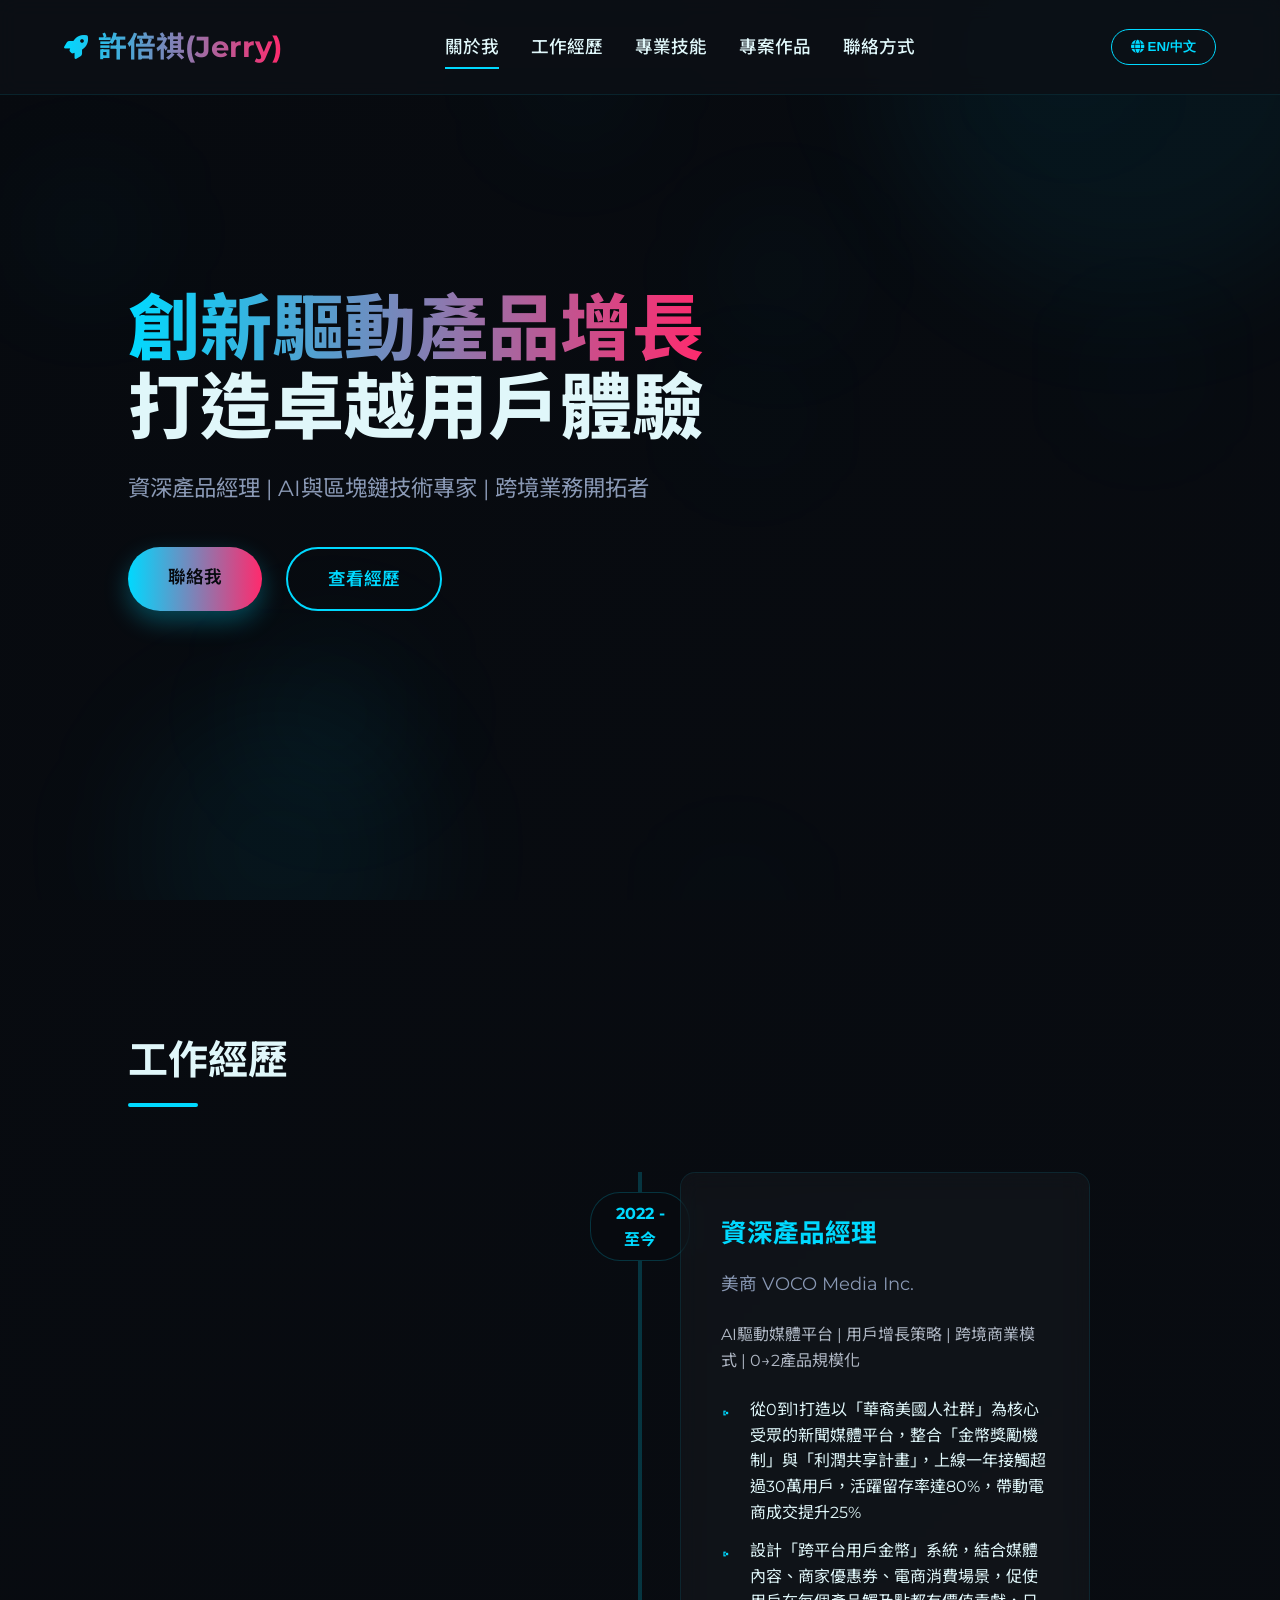
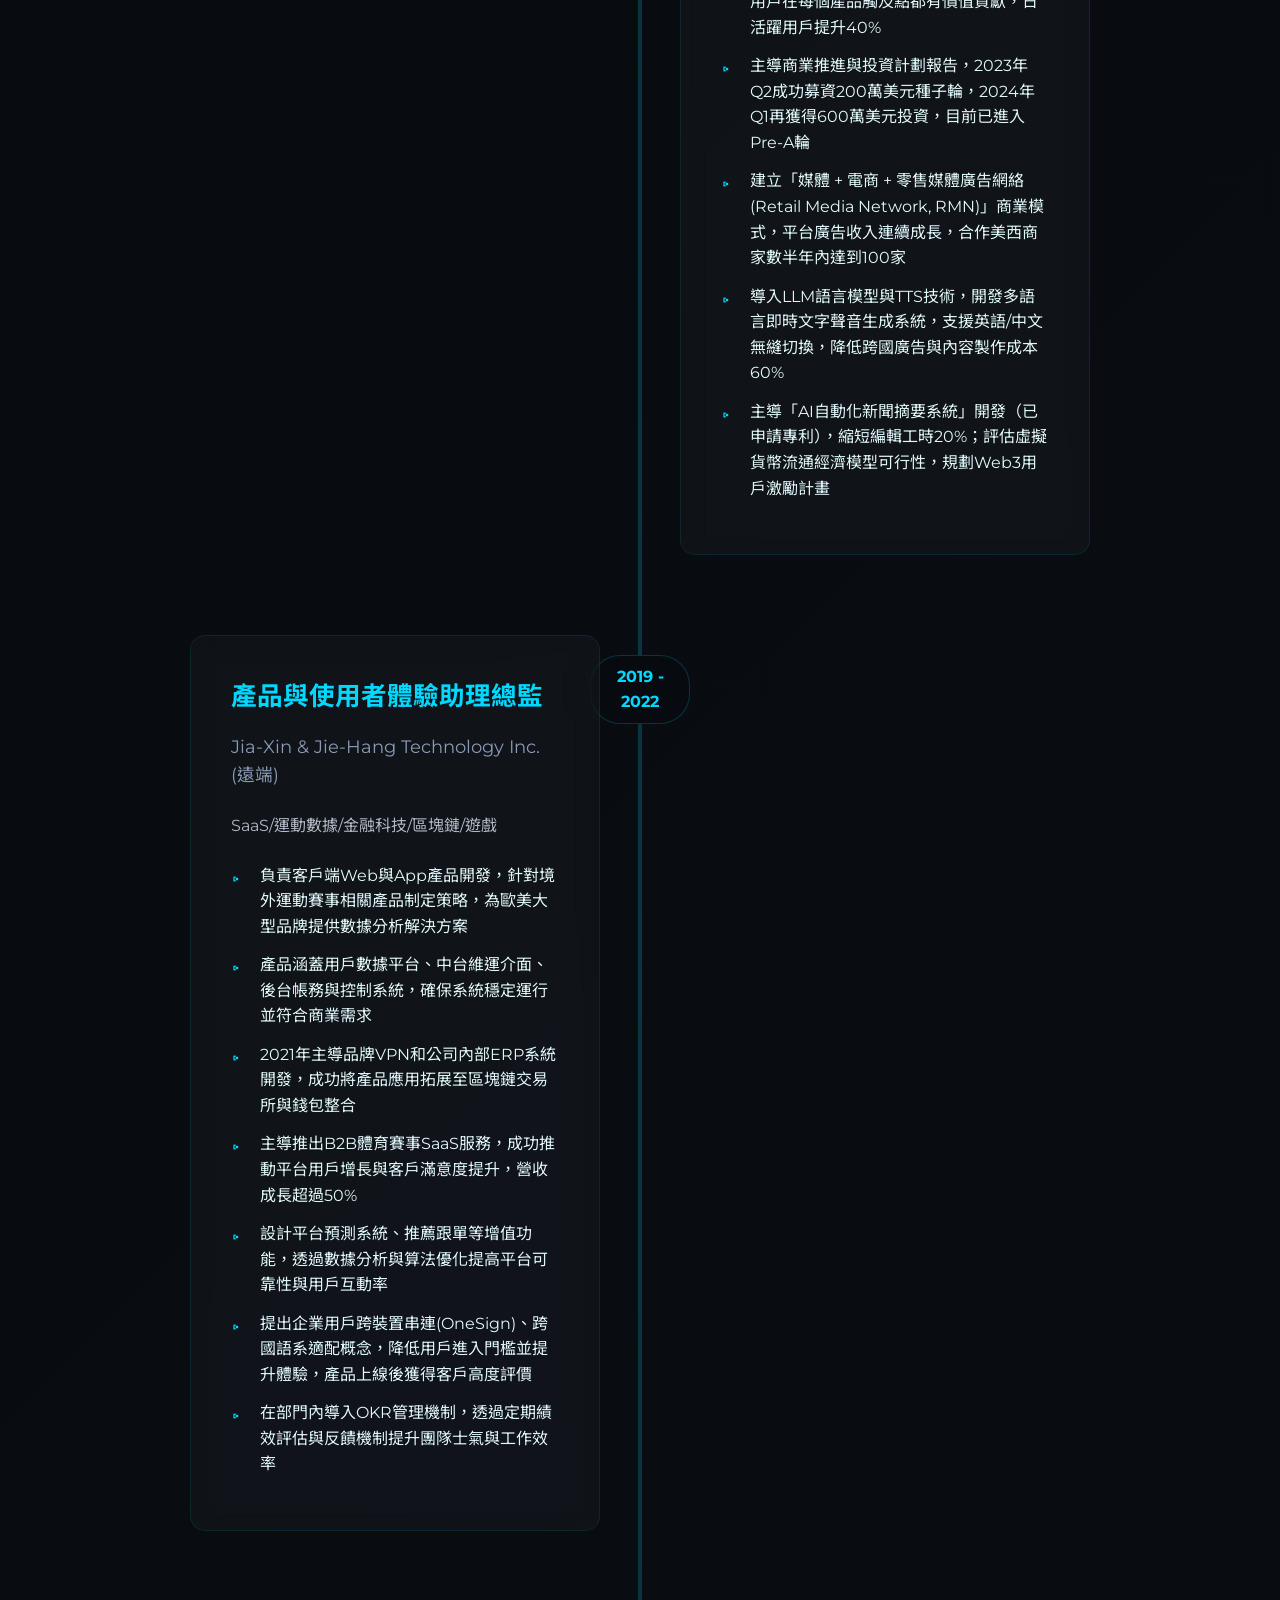
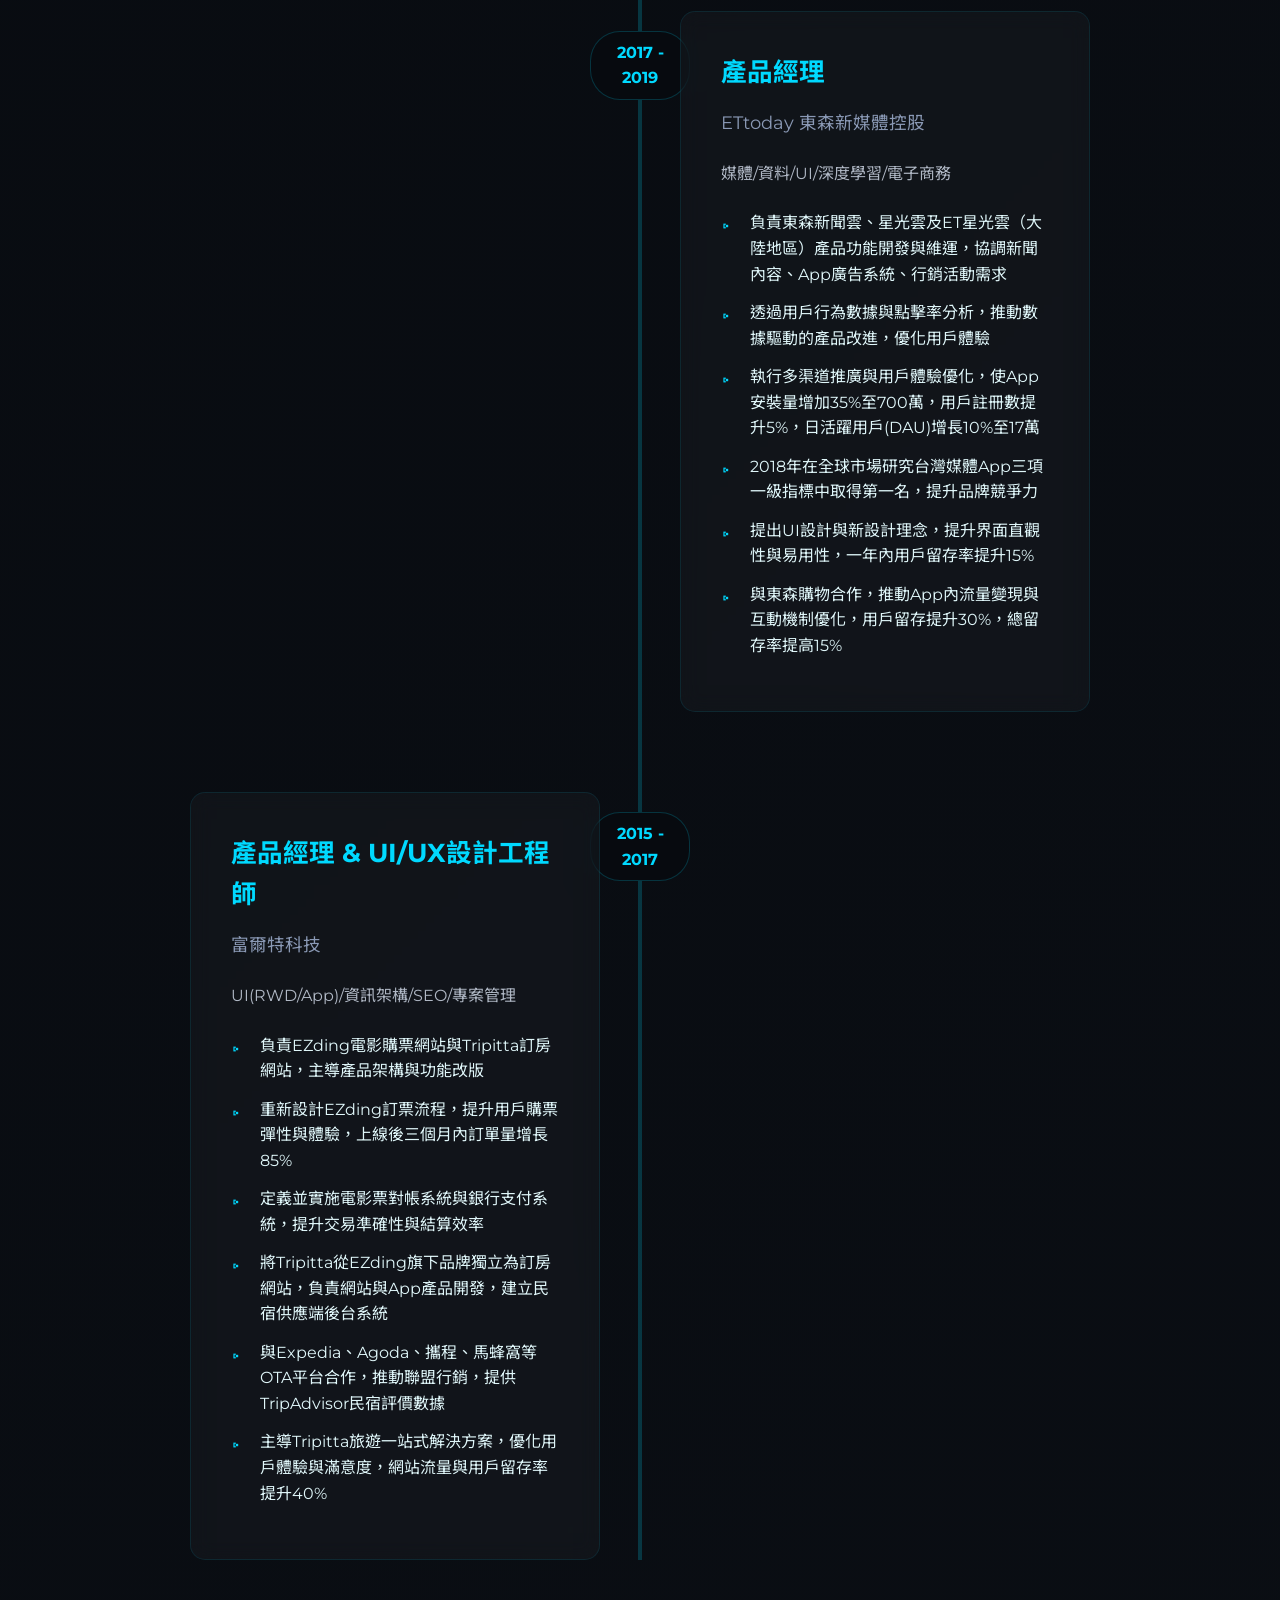
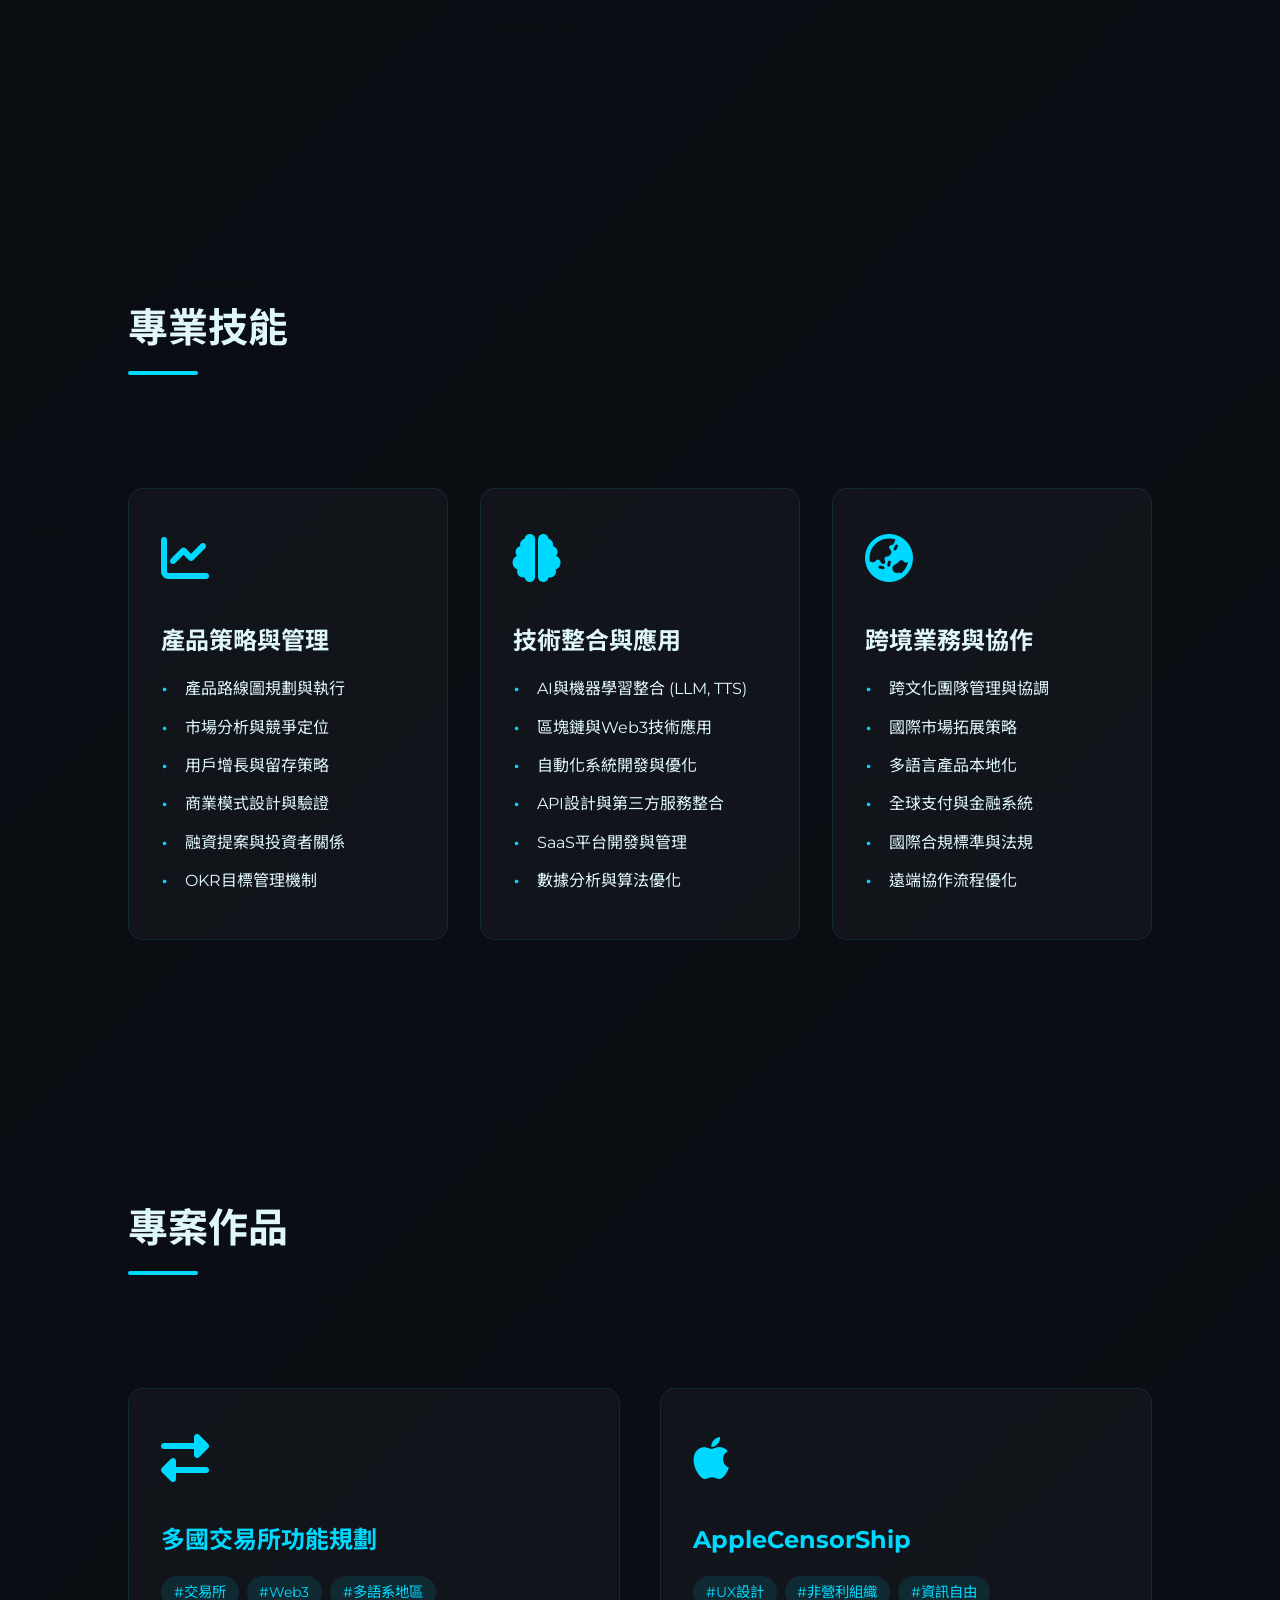
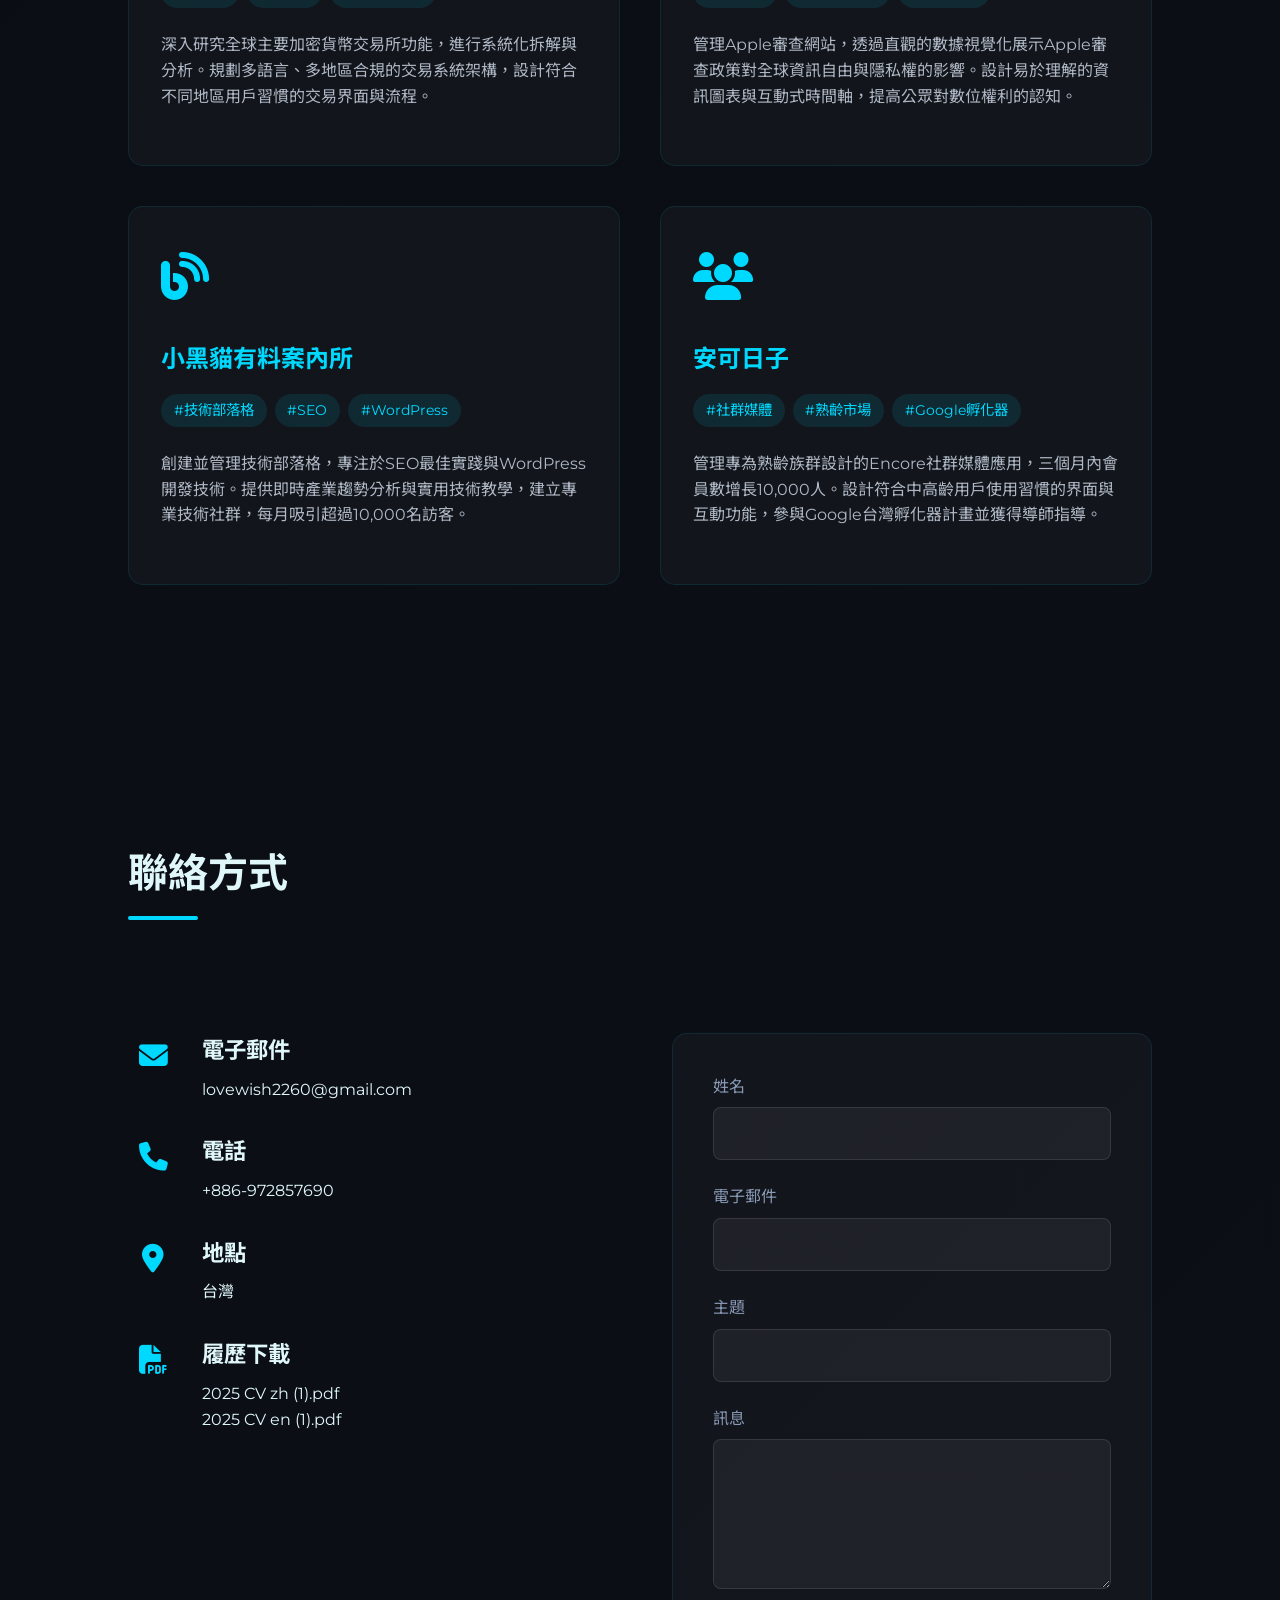
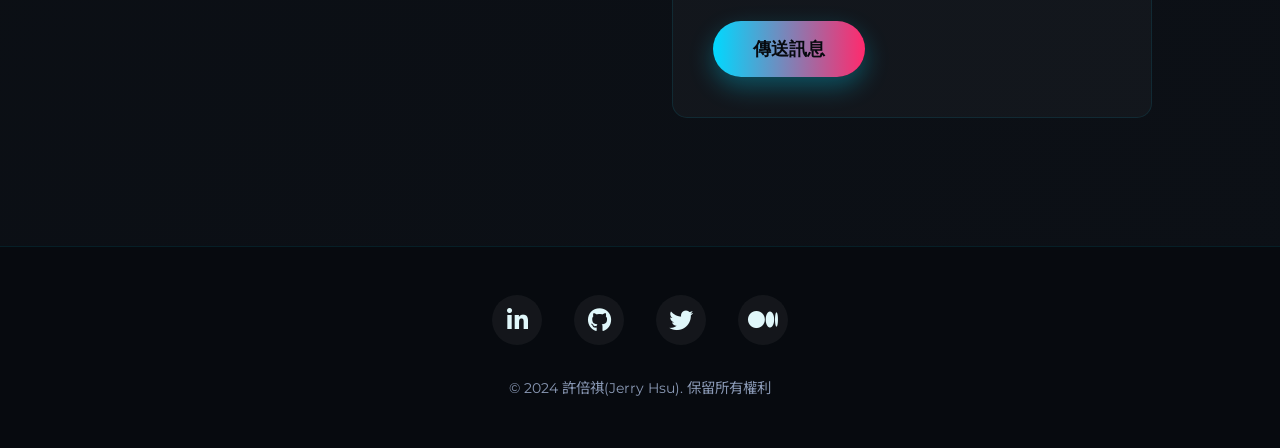
<file: index.html>
<!DOCTYPE html>
<html lang="zh-TW">
<head>
    <meta charset="UTF-8">
    <meta name="viewport" content="width=device-width, initial-scale=1.0">
    <title>許倍祺(AAA) | Shits</title>
    <link rel="stylesheet" href="https://cdnjs.cloudflare.com/ajax/libs/font-awesome/6.4.0/css/all.min.css">
    <link href="https://fonts.googleapis.com/css2?family=Montserrat:wght@300;400;600;700&family=Noto+Sans+TC:wght@300;400;500;700&display=swap" rel="stylesheet">
    <style>
        :root {
            --primary: #00d9ff;
            --secondary: #ff2a6d;
            --dark: #0c1016;
            --darker: #070a0f;
            --light: #e0f7fa;
            --gray: #8a99b5;
            --transition: all 0.4s cubic-bezier(0.175, 0.885, 0.32, 1.275);
        }

        * {
            margin: 0;
            padding: 0;
            box-sizing: border-box;
        }

        body {
            font-family: 'Montserrat', 'Noto Sans TC', sans-serif;
            background: linear-gradient(135deg, var(--darker), var(--dark));
            color: var(--light);
            line-height: 1.6;
            overflow-x: hidden;
            min-height: 100vh;
            scroll-behavior: smooth;
        }

        /* 導航列樣式 */
        header {
            position: fixed;
            top: 0;
            width: 100%;
            padding: 1.5rem 5%;
            display: flex;
            justify-content: space-between;
            align-items: center;
            z-index: 1000;
            background: rgba(12, 16, 22, 0.85);
            backdrop-filter: blur(10px);
            border-bottom: 1px solid rgba(0, 217, 255, 0.1);
            transition: var(--transition);
        }

        .logo {
            font-size: 1.8rem;
            font-weight: 700;
            background: linear-gradient(90deg, var(--primary), var(--secondary));
            -webkit-background-clip: text;
            background-clip: text;
            color: transparent;
            text-decoration: none;
            display: flex;
            align-items: center;
        }

        .logo i {
            margin-right: 10px;
            font-size: 1.5rem;
        }

        .nav-links {
            display: flex;
            gap: 2rem;
        }

        .nav-links a {
            color: var(--light);
            text-decoration: none;
            font-weight: 500;
            font-size: 1.1rem;
            position: relative;
            padding: 0.5rem 0;
            transition: var(--transition);
        }

        .nav-links a:after {
            content: '';
            position: absolute;
            bottom: 0;
            left: 0;
            width: 0;
            height: 2px;
            background: var(--primary);
            transition: var(--transition);
        }

        .nav-links a:hover:after,
        .nav-links a.active:after {
            width: 100%;
        }

        .nav-links a:hover {
            color: var(--primary);
        }

        .language-toggle {
            background: transparent;
            border: 1px solid var(--primary);
            color: var(--primary);
            padding: 0.5rem 1.2rem;
            border-radius: 30px;
            cursor: pointer;
            font-weight: 600;
            transition: var(--transition);
            margin-left: 2rem;
        }

        .language-toggle:hover {
            background: rgba(0, 217, 255, 0.1);
        }

        /* 英雄區域 */
        .hero {
            min-height: 100vh;
            display: flex;
            align-items: center;
            padding: 0 10%;
            position: relative;
            overflow: hidden;
        }

        .hero-content {
            position: relative;
            z-index: 2;
            max-width: 700px;
        }

        .hero h1 {
            font-size: 4.5rem;
            font-weight: 800;
            margin-bottom: 1.5rem;
            line-height: 1.1;
            opacity: 0;
            animation: fadeInUp 1s forwards 0.3s;
        }

        .hero h1 span {
            background: linear-gradient(90deg, var(--primary), var(--secondary));
            -webkit-background-clip: text;
            background-clip: text;
            color: transparent;
            display: block;
        }

        .hero p {
            font-size: 1.4rem;
            margin-bottom: 2.5rem;
            opacity: 0;
            animation: fadeInUp 1s forwards 0.6s;
            color: var(--gray);
        }

        .hero-btns {
            display: flex;
            gap: 1.5rem;
            opacity: 0;
            animation: fadeInUp 1s forwards 0.9s;
        }

        .btn {
            padding: 1rem 2.5rem;
            border-radius: 50px;
            font-weight: 600;
            font-size: 1.1rem;
            text-decoration: none;
            transition: var(--transition);
            display: inline-block;
        }

        .btn-primary {
            background: linear-gradient(90deg, var(--primary), var(--secondary));
            color: var(--darker);
            box-shadow: 0 10px 25px rgba(0, 217, 255, 0.3);
        }

        .btn-primary:hover {
            transform: translateY(-5px);
            box-shadow: 0 15px 30px rgba(0, 217, 255, 0.4);
        }

        .btn-secondary {
            background: transparent;
            color: var(--primary);
            border: 2px solid var(--primary);
        }

        .btn-secondary:hover {
            background: rgba(0, 217, 255, 0.1);
            transform: translateY(-5px);
        }

        /* 動態背景元素 */
        .hero-bg-elements {
            position: absolute;
            top: 0;
            left: 0;
            width: 100%;
            height: 100%;
            z-index: 1;
            overflow: hidden;
        }

        .bg-circle {
            position: absolute;
            border-radius: 50%;
            background: rgba(0, 217, 255, 0.05);
            filter: blur(60px);
        }

        .bg-circle:nth-child(1) {
            width: 500px;
            height: 500px;
            top: -200px;
            right: -100px;
            animation: float 15s infinite ease-in-out;
        }

        .bg-circle:nth-child(2) {
            width: 300px;
            height: 300px;
            bottom: -100px;
            left: 10%;
            animation: float 12s infinite ease-in-out 2s;
        }

        /* 內容區域 */
        .section {
            padding: 8rem 10%;
            position: relative;
        }

        .section-title {
            font-size: 2.5rem;
            margin-bottom: 5rem;
            position: relative;
            display: inline-block;
        }

        .section-title:after {
            content: '';
            position: absolute;
            bottom: -15px;
            left: 0;
            width: 70px;
            height: 4px;
            background: var(--primary);
            border-radius: 2px;
        }

        /* 時間線樣式 */
        .timeline {
            position: relative;
            max-width: 900px;
            margin: 0 auto;
        }

        .timeline:before {
            content: '';
            position: absolute;
            top: 0;
            bottom: 0;
            width: 4px;
            background: rgba(0, 217, 255, 0.2);
            left: 50%;
            transform: translateX(-50%);
        }

        .timeline-item {
            position: relative;
            margin-bottom: 5rem;
            width: 100%;
            opacity: 0;
            transform: translateY(50px);
            transition: var(--transition);
        }

        .timeline-item.visible {
            opacity: 1;
            transform: translateY(0);
        }

        .timeline-content {
            background: rgba(255, 255, 255, 0.03);
            border: 1px solid rgba(0, 217, 255, 0.1);
            border-radius: 15px;
            padding: 2.5rem;
            width: calc(50% - 40px);
            backdrop-filter: blur(10px);
            transition: var(--transition);
        }

        .timeline-content:hover {
            transform: translateY(-10px);
            border-color: rgba(0, 217, 255, 0.3);
            box-shadow: 0 10px 30px rgba(0, 0, 0, 0.2);
        }

        .timeline-item:nth-child(odd) .timeline-content {
            margin-left: auto;
        }

        .timeline-item:nth-child(even) .timeline-content {
            margin-right: auto;
        }

        .timeline-date {
            position: absolute;
            top: 20px;
            width: 100px;
            text-align: center;
            font-weight: 700;
            color: var(--primary);
            left: 50%;
            transform: translateX(-50%);
            background: var(--darker);
            padding: 0.5rem 1rem;
            border-radius: 30px;
            border: 1px solid rgba(0, 217, 255, 0.2);
        }

        .timeline-title {
            font-size: 1.6rem;
            margin-bottom: 1rem;
            color: var(--primary);
        }

        .timeline-company {
            font-size: 1.1rem;
            margin-bottom: 1.5rem;
            color: var(--gray);
            display: block;
        }

        .timeline-description {
            margin-bottom: 1.5rem;
            color: #b0b8c5;
        }

        .timeline-highlights {
            list-style-type: none;
        }

        .timeline-highlights li {
            margin-bottom: 0.8rem;
            position: relative;
            padding-left: 1.8rem;
            line-height: 1.6;
        }

        .timeline-highlights li:before {
            content: '▹';
            position: absolute;
            left: 0;
            color: var(--primary);
            font-size: 1.2rem;
        }

        /* 技能部分 */
        .skills-container {
            display: grid;
            grid-template-columns: repeat(auto-fill, minmax(300px, 1fr));
            gap: 2rem;
            margin-top: 3rem;
        }

        .skill-card {
            background: rgba(255, 255, 255, 0.03);
            border: 1px solid rgba(0, 217, 255, 0.1);
            border-radius: 15px;
            padding: 2rem;
            transition: var(--transition);
            opacity: 0;
            transform: translateY(30px);
        }

        .skill-card.visible {
            opacity: 1;
            transform: translateY(0);
        }

        .skill-card:hover {
            transform: translateY(-10px);
            border-color: rgba(0, 217, 255, 0.3);
        }

        .skill-icon {
            font-size: 3rem;
            margin-bottom: 1.5rem;
            color: var(--primary);
        }

        .skill-title {
            font-size: 1.5rem;
            margin-bottom: 1rem;
        }

        .skill-list {
            list-style-type: none;
        }

        .skill-list li {
            margin-bottom: 0.8rem;
            position: relative;
            padding-left: 1.5rem;
        }

        .skill-list li:before {
            content: '•';
            position: absolute;
            left: 0;
            color: var(--primary);
            font-size: 1.5rem;
            line-height: 1;
        }

        /* 專案展示 */
        .projects-grid {
            display: grid;
            grid-template-columns: repeat(auto-fill, minmax(350px, 1fr));
            gap: 2.5rem;
            margin-top: 3rem;
        }

        .project-card {
            background: rgba(255, 255, 255, 0.03);
            border: 1px solid rgba(0, 217, 255, 0.1);
            border-radius: 15px;
            padding: 2rem;
            transition: var(--transition);
            position: relative;
            overflow: hidden;
            opacity: 0;
            transform: translateY(30px);
        }

        .project-card.visible {
            opacity: 1;
            transform: translateY(0);
        }

        .project-card:hover {
            transform: translateY(-10px);
            border-color: rgba(0, 217, 255, 0.3);
            box-shadow: 0 10px 30px rgba(0, 0, 0, 0.2);
        }

        .project-icon {
            font-size: 3rem;
            margin-bottom: 1.5rem;
            color: var(--primary);
        }

        .project-title {
            font-size: 1.5rem;
            margin-bottom: 1rem;
            color: var(--primary);
        }

        .project-tags {
            display: flex;
            flex-wrap: wrap;
            gap: 0.5rem;
            margin-bottom: 1.5rem;
        }

        .project-tag {
            background: rgba(0, 217, 255, 0.1);
            color: var(--primary);
            padding: 0.3rem 0.8rem;
            border-radius: 20px;
            font-size: 0.9rem;
        }

        .project-description {
            color: #b0b8c5;
            margin-bottom: 1.5rem;
            line-height: 1.6;
        }

        /* 聯繫區域 */
        .contact-container {
            display: grid;
            grid-template-columns: 1fr 1fr;
            gap: 4rem;
            margin-top: 3rem;
        }

        .contact-info {
            display: flex;
            flex-direction: column;
            gap: 2rem;
        }

        .contact-item {
            display: flex;
            align-items: flex-start;
            gap: 1.5rem;
        }

        .contact-icon {
            font-size: 1.8rem;
            color: var(--primary);
            min-width: 50px;
            text-align: center;
        }

        .contact-text h3 {
            font-size: 1.4rem;
            margin-bottom: 0.5rem;
        }

        .contact-text a {
            color: var(--light);
            text-decoration: none;
            transition: var(--transition);
        }

        .contact-text a:hover {
            color: var(--primary);
        }

        .contact-form {
            background: rgba(255, 255, 255, 0.03);
            border: 1px solid rgba(0, 217, 255, 0.1);
            border-radius: 15px;
            padding: 2.5rem;
        }

        .form-group {
            margin-bottom: 1.5rem;
        }

        .form-group label {
            display: block;
            margin-bottom: 0.5rem;
            color: var(--gray);
        }

        .form-control {
            width: 100%;
            padding: 1rem;
            background: rgba(255, 255, 255, 0.05);
            border: 1px solid rgba(255, 255, 255, 0.1);
            border-radius: 8px;
            color: var(--light);
            font-family: inherit;
            font-size: 1rem;
            transition: var(--transition);
        }

        .form-control:focus {
            outline: none;
            border-color: var(--primary);
            box-shadow: 0 0 0 3px rgba(0, 217, 255, 0.1);
        }

        textarea.form-control {
            min-height: 150px;
            resize: vertical;
        }

        .submit-btn {
            background: linear-gradient(90deg, var(--primary), var(--secondary));
            color: var(--darker);
            border: none;
            padding: 1rem 2.5rem;
            border-radius: 50px;
            font-weight: 600;
            font-size: 1.1rem;
            cursor: pointer;
            transition: var(--transition);
            display: inline-block;
            box-shadow: 0 10px 25px rgba(0, 217, 255, 0.3);
        }

        .submit-btn:hover {
            transform: translateY(-5px);
            box-shadow: 0 15px 30px rgba(0, 217, 255, 0.4);
        }

        /* 頁尾 */
        footer {
            background: var(--darker);
            padding: 3rem 10%;
            text-align: center;
            border-top: 1px solid rgba(0, 217, 255, 0.1);
        }

        .social-links {
            display: flex;
            justify-content: center;
            gap: 2rem;
            margin-bottom: 2rem;
        }

        .social-links a {
            display: flex;
            align-items: center;
            justify-content: center;
            width: 50px;
            height: 50px;
            border-radius: 50%;
            background: rgba(255, 255, 255, 0.05);
            color: var(--light);
            font-size: 1.5rem;
            transition: var(--transition);
            text-decoration: none;
        }

        .social-links a:hover {
            background: var(--primary);
            color: var(--darker);
            transform: translateY(-5px);
        }

        .copyright {
            color: var(--gray);
            font-size: 0.9rem;
        }

        /* 動畫效果 */
        @keyframes fadeInUp {
            from {
                opacity: 0;
                transform: translateY(30px);
            }
            to {
                opacity: 1;
                transform: translateY(0);
            }
        }

        @keyframes float {
            0%, 100% {
                transform: translateY(0);
            }
            50% {
                transform: translateY(-20px);
            }
        }

        /* 響應式設計 */
        @media (max-width: 992px) {
            .hero h1 {
                font-size: 3.5rem;
            }
            
            .timeline:before {
                left: 30px;
            }
            
            .timeline-content {
                width: calc(100% - 80px);
                margin-left: 80px !important;
            }
            
            .timeline-date {
                left: 30px;
                transform: none;
            }
            
            .contact-container {
                grid-template-columns: 1fr;
            }
        }

        @media (max-width: 768px) {
            .nav-links {
                display: none;
            }
            
            .hero h1 {
                font-size: 2.8rem;
            }
            
            .hero p {
                font-size: 1.2rem;
            }
            
            .section {
                padding: 5rem 7%;
            }
            
            .hero-btns {
                flex-direction: column;
            }
            
            .skills-container, .projects-grid {
                grid-template-columns: 1fr;
            }
        }
        
        /* 語言內容切換 */
        .lang-content {
            display: none;
        }
        
        .lang-content.active {
            display: block;
        }
    </style>
</head>
<body>
    <!-- 導航列 -->
    <header>
        <a href="#" class="logo">
            <i class="fas fa-rocket"></i>
            <span class="lang" data-key="name">許倍祺(Jerry)</span>
        </a>
        <nav class="nav-links">
            <a href="#about" class="active lang" data-key="nav-about">關於我</a>
            <a href="#experience" class="lang" data-key="nav-exp">工作經歷</a>
            <a href="#skills" class="lang" data-key="nav-skills">專業技能</a>
            <a href="#projects" class="lang" data-key="nav-projects">專案作品</a>
            <a href="#contact" class="lang" data-key="nav-contact">聯絡方式</a>
        </nav>
        <button class="language-toggle" id="langToggle">
            <i class="fas fa-globe"></i> <span class="lang" data-key="lang-switch">EN/中文</span>
        </button>
    </header>

    <!-- 中文內容 -->
    <div class="lang-content active" id="zh-content">
        <!-- 英雄區域 -->
        <section class="hero">
            <div class="hero-content">
                <h1>
                    <span>創新驅動產品增長</span>
                    打造卓越用戶體驗
                </h1>
                <p class="lang" data-key="hero-subtitle">資深產品經理 | AI與區塊鏈技術專家 | 跨境業務開拓者</p>
                <div class="hero-btns">
                    <a href="#contact" class="btn btn-primary lang" data-key="btn-contact">聯絡我</a>
                    <a href="#experience" class="btn btn-secondary lang" data-key="btn-experience">查看經歷</a>
                </div>
            </div>
            
            <div class="hero-bg-elements">
                <div class="bg-circle"></div>
                <div class="bg-circle"></div>
            </div>
        </section>

        <!-- 經歷部分 -->
        <section id="experience" class="section">
            <h2 class="section-title lang" data-key="exp-title">工作經歷</h2>
            
            <div class="timeline">
                <!-- VOCO Media -->
                <div class="timeline-item">
                    <div class="timeline-date">2022 - 至今</div>
                    <div class="timeline-content">
                        <h3 class="timeline-title lang" data-key="voco-title">資深產品經理</h3>
                        <span class="timeline-company">美商 VOCO Media Inc.</span>
                        <p class="timeline-description lang" data-key="voco-desc">AI驅動媒體平台 | 用戶增長策略 | 跨境商業模式 | 0→2產品規模化</p>
                        <ul class="timeline-highlights">
                            <li class="lang" data-key="voco-li1">從0到1打造以「華裔美國人社群」為核心受眾的新聞媒體平台，整合「金幣獎勵機制」與「利潤共享計畫」，上線一年接觸超過30萬用戶，活躍留存率達80%，帶動電商成交提升25%</li>
                            <li class="lang" data-key="voco-li2">設計「跨平台用戶金幣」系統，結合媒體內容、商家優惠券、電商消費場景，促使用戶在每個產品觸及點都有價值貢獻，日活躍用戶提升40%</li>
                            <li class="lang" data-key="voco-li3">主導商業推進與投資計劃報告，2023年Q2成功募資200萬美元種子輪，2024年Q1再獲得600萬美元投資，目前已進入Pre-A輪</li>
                            <li class="lang" data-key="voco-li4">建立「媒體 + 電商 + 零售媒體廣告網絡(Retail Media Network, RMN)」商業模式，平台廣告收入連續成長，合作美西商家數半年內達到100家</li>
                            <li class="lang" data-key="voco-li5">導入LLM語言模型與TTS技術，開發多語言即時文字聲音生成系統，支援英語/中文無縫切換，降低跨國廣告與內容製作成本60%</li>
                            <li class="lang" data-key="voco-li6">主導「AI自動化新聞摘要系統」開發（已申請專利），縮短編輯工時20%；評估虛擬貨幣流通經濟模型可行性，規劃Web3用戶激勵計畫</li>
                        </ul>
                    </div>
                </div>
                
                <!-- Jia-Xin & Jie-Hang -->
                <div class="timeline-item">
                    <div class="timeline-date">2019 - 2022</div>
                    <div class="timeline-content">
                        <h3 class="timeline-title lang" data-key="jxh-title">產品與使用者體驗助理總監</h3>
                        <span class="timeline-company">Jia-Xin & Jie-Hang Technology Inc. (遠端)</span>
                        <p class="timeline-description lang" data-key="jxh-desc">SaaS/運動數據/金融科技/區塊鏈/遊戲</p>
                        <ul class="timeline-highlights">
                            <li class="lang" data-key="jxh-li1">負責客戶端Web與App產品開發，針對境外運動賽事相關產品制定策略，為歐美大型品牌提供數據分析解決方案</li>
                            <li class="lang" data-key="jxh-li2">產品涵蓋用戶數據平台、中台維運介面、後台帳務與控制系統，確保系統穩定運行並符合商業需求</li>
                            <li class="lang" data-key="jxh-li3">2021年主導品牌VPN和公司內部ERP系統開發，成功將產品應用拓展至區塊鏈交易所與錢包整合</li>
                            <li class="lang" data-key="jxh-li4">主導推出B2B體育賽事SaaS服務，成功推動平台用戶增長與客戶滿意度提升，營收成長超過50%</li>
                            <li class="lang" data-key="jxh-li5">設計平台預測系統、推薦跟單等增值功能，透過數據分析與算法優化提高平台可靠性與用戶互動率</li>
                            <li class="lang" data-key="jxh-li6">提出企業用戶跨裝置串連(OneSign)、跨國語系適配概念，降低用戶進入門檻並提升體驗，產品上線後獲得客戶高度評價</li>
                            <li class="lang" data-key="jxh-li7">在部門內導入OKR管理機制，透過定期績效評估與反饋機制提升團隊士氣與工作效率</li>
                        </ul>
                    </div>
                </div>
                
                <!-- ETtoday -->
                <div class="timeline-item">
                    <div class="timeline-date">2017 - 2019</div>
                    <div class="timeline-content">
                        <h3 class="timeline-title lang" data-key="et-title">產品經理</h3>
                        <span class="timeline-company">ETtoday 東森新媒體控股</span>
                        <p class="timeline-description lang" data-key="et-desc">媒體/資料/UI/深度學習/電子商務</p>
                        <ul class="timeline-highlights">
                            <li class="lang" data-key="et-li1">負責東森新聞雲、星光雲及ET星光雲（大陸地區）產品功能開發與維運，協調新聞內容、App廣告系統、行銷活動需求</li>
                            <li class="lang" data-key="et-li2">透過用戶行為數據與點擊率分析，推動數據驅動的產品改進，優化用戶體驗</li>
                            <li class="lang" data-key="et-li3">執行多渠道推廣與用戶體驗優化，使App安裝量增加35%至700萬，用戶註冊數提升5%，日活躍用戶(DAU)增長10%至17萬</li>
                            <li class="lang" data-key="et-li4">2018年在全球市場研究台灣媒體App三項一級指標中取得第一名，提升品牌競爭力</li>
                            <li class="lang" data-key="et-li5">提出UI設計與新設計理念，提升界面直觀性與易用性，一年內用戶留存率提升15%</li>
                            <li class="lang" data-key="et-li6">與東森購物合作，推動App內流量變現與互動機制優化，用戶留存提升30%，總留存率提高15%</li>
                        </ul>
                    </div>
                </div>
                
                <!-- Fullerton -->
                <div class="timeline-item">
                    <div class="timeline-date">2015 - 2017</div>
                    <div class="timeline-content">
                        <h3 class="timeline-title lang" data-key="full-title">產品經理 & UI/UX設計工程師</h3>
                        <span class="timeline-company">富爾特科技</span>
                        <p class="timeline-description lang" data-key="full-desc">UI(RWD/App)/資訊架構/SEO/專案管理</p>
                        <ul class="timeline-highlights">
                            <li class="lang" data-key="full-li1">負責EZding電影購票網站與Tripitta訂房網站，主導產品架構與功能改版</li>
                            <li class="lang" data-key="full-li2">重新設計EZding訂票流程，提升用戶購票彈性與體驗，上線後三個月內訂單量增長85%</li>
                            <li class="lang" data-key="full-li3">定義並實施電影票對帳系統與銀行支付系統，提升交易準確性與結算效率</li>
                            <li class="lang" data-key="full-li4">將Tripitta從EZding旗下品牌獨立為訂房網站，負責網站與App產品開發，建立民宿供應端後台系統</li>
                            <li class="lang" data-key="full-li5">與Expedia、Agoda、攜程、馬蜂窩等OTA平台合作，推動聯盟行銷，提供TripAdvisor民宿評價數據</li>
                            <li class="lang" data-key="full-li6">主導Tripitta旅遊一站式解決方案，優化用戶體驗與滿意度，網站流量與用戶留存率提升40%</li>
                        </ul>
                    </div>
                </div>
            </div>
        </section>

        <!-- 技能部分 -->
        <section id="skills" class="section">
            <h2 class="section-title lang" data-key="skills-title">專業技能</h2>
            
            <div class="skills-container">
                <div class="skill-card">
                    <div class="skill-icon">
                        <i class="fas fa-chart-line"></i>
                    </div>
                    <h3 class="skill-title lang" data-key="skill1-title">產品策略與管理</h3>
                    <ul class="skill-list">
                        <li class="lang" data-key="skill1-li1">產品路線圖規劃與執行</li>
                        <li class="lang" data-key="skill1-li2">市場分析與競爭定位</li>
                        <li class="lang" data-key="skill1-li3">用戶增長與留存策略</li>
                        <li class="lang" data-key="skill1-li4">商業模式設計與驗證</li>
                        <li class="lang" data-key="skill1-li5">融資提案與投資者關係</li>
                        <li class="lang" data-key="skill1-li6">OKR目標管理機制</li>
                    </ul>
                </div>
                
                <div class="skill-card">
                    <div class="skill-icon">
                        <i class="fas fa-brain"></i>
                    </div>
                    <h3 class="skill-title lang" data-key="skill2-title">技術整合與應用</h3>
                    <ul class="skill-list">
                        <li class="lang" data-key="skill2-li1">AI與機器學習整合 (LLM, TTS)</li>
                        <li class="lang" data-key="skill2-li2">區塊鏈與Web3技術應用</li>
                        <li class="lang" data-key="skill2-li3">自動化系統開發與優化</li>
                        <li class="lang" data-key="skill2-li4">API設計與第三方服務整合</li>
                        <li class="lang" data-key="skill2-li5">SaaS平台開發與管理</li>
                        <li class="lang" data-key="skill2-li6">數據分析與算法優化</li>
                    </ul>
                </div>
                
                <div class="skill-card">
                    <div class="skill-icon">
                        <i class="fas fa-globe-asia"></i>
                    </div>
                    <h3 class="skill-title lang" data-key="skill3-title">跨境業務與協作</h3>
                    <ul class="skill-list">
                        <li class="lang" data-key="skill3-li1">跨文化團隊管理與協調</li>
                        <li class="lang" data-key="skill3-li2">國際市場拓展策略</li>
                        <li class="lang" data-key="skill3-li3">多語言產品本地化</li>
                        <li class="lang" data-key="skill3-li4">全球支付與金融系統</li>
                        <li class="lang" data-key="skill3-li5">國際合規標準與法規</li>
                        <li class="lang" data-key="skill3-li6">遠端協作流程優化</li>
                    </ul>
                </div>
            </div>
        </section>

        <!-- 專案作品 -->
        <section id="projects" class="section">
            <h2 class="section-title lang" data-key="projects-title">專案作品</h2>
            
            <div class="projects-grid">
                <div class="project-card">
                    <div class="project-icon">
                        <i class="fas fa-exchange-alt"></i>
                    </div>
                    <h3 class="project-title lang" data-key="project1-title">多國交易所功能規劃</h3>
                    <div class="project-tags">
                        <span class="project-tag lang" data-key="tag-exchange">#交易所</span>
                        <span class="project-tag lang" data-key="tag-web3">#Web3</span>
                        <span class="project-tag lang" data-key="tag-multilang">#多語系地區</span>
                    </div>
                    <p class="project-description lang" data-key="project1-desc">
                        深入研究全球主要加密貨幣交易所功能，進行系統化拆解與分析。規劃多語言、多地區合規的交易系統架構，設計符合不同地區用戶習慣的交易界面與流程。
                    </p>
                </div>
                
                <div class="project-card">
                    <div class="project-icon">
                        <i class="fab fa-apple"></i>
                    </div>
                    <h3 class="project-title lang" data-key="project2-title">AppleCensorShip</h3>
                    <div class="project-tags">
                        <span class="project-tag lang" data-key="tag-ux">#UX設計</span>
                        <span class="project-tag lang" data-key="tag-npo">#非營利組織</span>
                        <span class="project-tag lang" data-key="tag-info">#資訊自由</span>
                    </div>
                    <p class="project-description lang" data-key="project2-desc">
                        管理Apple審查網站，透過直觀的數據視覺化展示Apple審查政策對全球資訊自由與隱私權的影響。設計易於理解的資訊圖表與互動式時間軸，提高公眾對數位權利的認知。
                    </p>
                </div>
                
                <div class="project-card">
                    <div class="project-icon">
                        <i class="fas fa-blog"></i>
                    </div>
                    <h3 class="project-title lang" data-key="project3-title">小黑貓有料案內所</h3>
                    <div class="project-tags">
                        <span class="project-tag lang" data-key="tag-blog">#技術部落格</span>
                        <span class="project-tag lang" data-key="tag-seo">#SEO</span>
                        <span class="project-tag lang" data-key="tag-wp">#WordPress</span>
                    </div>
                    <p class="project-description lang" data-key="project3-desc">
                        創建並管理技術部落格，專注於SEO最佳實踐與WordPress開發技術。提供即時產業趨勢分析與實用技術教學，建立專業技術社群，每月吸引超過10,000名訪客。
                    </p>
                </div>
                
                <div class="project-card">
                    <div class="project-icon">
                        <i class="fas fa-users"></i>
                    </div>
                    <h3 class="project-title lang" data-key="project4-title">安可日子</h3>
                    <div class="project-tags">
                        <span class="project-tag lang" data-key="tag-social">#社群媒體</span>
                        <span class="project-tag lang" data-key="tag-senior">#熟齡市場</span>
                        <span class="project-tag lang" data-key="tag-google">#Google孵化器</span>
                    </div>
                    <p class="project-description lang" data-key="project4-desc">
                        管理專為熟齡族群設計的Encore社群媒體應用，三個月內會員數增長10,000人。設計符合中高齡用戶使用習慣的界面與互動功能，參與Google台灣孵化器計畫並獲得導師指導。
                    </p>
                </div>
            </div>
        </section>

        <!-- 聯繫部分 -->
        <section id="contact" class="section">
            <h2 class="section-title lang" data-key="contact-title">聯絡方式</h2>
            
            <div class="contact-container">
                <div class="contact-info">
                    <div class="contact-item">
                        <div class="contact-icon">
                            <i class="fas fa-envelope"></i>
                        </div>
                        <div class="contact-text">
                            <h3 class="lang" data-key="contact-email">電子郵件</h3>
                            <a href="mailto:lovewish2260@gmail.com">lovewish2260@gmail.com</a>
                        </div>
                    </div>
                    
                    <div class="contact-item">
                        <div class="contact-icon">
                            <i class="fas fa-phone"></i>
                        </div>
                        <div class="contact-text">
                            <h3 class="lang" data-key="contact-phone">電話</h3>
                            <a href="tel:+886972857690">+886-972857690</a>
                        </div>
                    </div>
                    
                    <div class="contact-item">
                        <div class="contact-icon">
                            <i class="fas fa-map-marker-alt"></i>
                        </div>
                        <div class="contact-text">
                            <h3 class="lang" data-key="contact-location">地點</h3>
                            <p class="lang" data-key="location-taiwan">台灣</p>
                        </div>
                    </div>
                    
                    <div class="contact-item">
                        <div class="contact-icon">
                            <i class="fas fa-file-pdf"></i>
                        </div>
                        <div class="contact-text">
                            <h3 class="lang" data-key="contact-resume">履歷下載</h3>
                            <a href="#">2025 CV zh (1).pdf</a><br>
                            <a href="#">2025 CV en (1).pdf</a>
                        </div>
                    </div>
                </div>
                
                <div class="contact-form">
                    <form>
                        <div class="form-group">
                            <label for="name" class="lang" data-key="form-name">姓名</label>
                            <input type="text" id="name" class="form-control" required>
                        </div>
                        
                        <div class="form-group">
                            <label for="email" class="lang" data-key="form-email">電子郵件</label>
                            <input type="email" id="email" class="form-control" required>
                        </div>
                        
                        <div class="form-group">
                            <label for="subject" class="lang" data-key="form-subject">主題</label>
                            <input type="text" id="subject" class="form-control" required>
                        </div>
                        
                        <div class="form-group">
                            <label for="message" class="lang" data-key="form-message">訊息</label>
                            <textarea id="message" class="form-control" required></textarea>
                        </div>
                        
                        <button type="submit" class="submit-btn lang" data-key="form-submit">傳送訊息</button>
                    </form>
                </div>
            </div>
        </section>
    </div>
    
    <!-- 英文內容 -->
    <div class="lang-content" id="en-content">
        <!-- Hero Section -->
        <section class="hero">
            <div class="hero-content">
                <h1>
                    <span>Driving Product Growth</span>
                    Through Innovation
                </h1>
                <p class="lang" data-key="hero-subtitle">Senior Product Manager | AI & Blockchain Expert | Cross-border Strategist</p>
                <div class="hero-btns">
                    <a href="#contact" class="btn btn-primary lang" data-key="btn-contact">Contact Me</a>
                    <a href="#experience" class="btn btn-secondary lang" data-key="btn-experience">View Experience</a>
                </div>
            </div>
            
            <div class="hero-bg-elements">
                <div class="bg-circle"></div>
                <div class="bg-circle"></div>
            </div>
        </section>

        <!-- Experience Section -->
        <section id="experience" class="section">
            <h2 class="section-title lang" data-key="exp-title">Work Experience</h2>
            
            <div class="timeline">
                <!-- VOCO Media -->
                <div class="timeline-item">
                    <div class="timeline-date">2022 - Present</div>
                    <div class="timeline-content">
                        <h3 class="timeline-title lang" data-key="voco-title">Senior Product Manager</h3>
                        <span class="timeline-company">VOCO Media Inc.</span>
                        <p class="timeline-description lang" data-key="voco-desc">AI-driven media platform | User growth strategy | Cross-border business models | Scaling products from 0 to 1</p>
                        <ul class="timeline-highlights">
                            <li class="lang" data-key="voco-li1">Developed a media platform focused on the "Chinese American community" from the ground up, integrating a "coin reward mechanism" and a "profit-sharing program"</li>
                            <li class="lang" data-key="voco-li2">Surpassed 300,000 users within one year, achieving an 80% active retention rate and boosting e-commerce conversion rates by 25%</li>
                            <li class="lang" data-key="voco-li3">Designed a cross-platform points exchange system, integrating media content, local merchant coupons, and e-commerce transactions, increasing daily user engagement by 40%</li>
                            <li class="lang" data-key="voco-li4">Led business proposals and product strategies, securing $2M in seed funding (Q2 2023) and $6M in strategic financing (Q1 2024)</li>
                            <li class="lang" data-key="voco-li5">Established a "Media + E-commerce + Retail Media Network (RMN)" monetization model, leading to continuous advertising revenue growth</li>
                            <li class="lang" data-key="voco-li6">Implemented LLM language models and TTS technology, developing a real-time multilingual text-to-audio system, reducing cross-border content costs by 60%</li>
                        </ul>
                    </div>
                </div>
                
                <!-- Jia-Xin & Jie-Hang -->
                <div class="timeline-item">
                    <div class="timeline-date">2019 - 2022</div>
                    <div class="timeline-content">
                        <h3 class="timeline-title lang" data-key="jxh-title">Product & UX Assistant Director</h3>
                        <span class="timeline-company">Jia-Xin & Jie-Hang Technology Inc. (Remote)</span>
                        <p class="timeline-description lang" data-key="jxh-desc">SaaS/Sports data/Fintech/BlockChain/Gaming</p>
                        <ul class="timeline-highlights">
                            <li class="lang" data-key="jxh-li1">Led web and mobile product development, devising strategies for international sports betting products</li>
                            <li class="lang" data-key="jxh-li2">Managed user data platforms, mid-tier operational interfaces, and back-end financial control systems</li>
                            <li class="lang" data-key="jxh-li3">Spearheaded brand VPN and internal ERP system development, expanding product applications to blockchain exchanges and wallets</li>
                            <li class="lang" data-key="jxh-li4">Launched a B2B sports event SaaS service (2021-2022), driving user growth and client satisfaction</li>
                            <li class="lang" data-key="jxh-li5">Designed prediction systems and automated copy trading features, leveraging data analytics to enhance reliability and user engagement</li>
                            <li class="lang" data-key="jxh-li6">Introduced cross-device synchronization (OneSign) and multilingual adaptation, reducing user entry barriers</li>
                            <li class="lang" data-key="jxh-li7">Implemented OKR management within the department, improving team morale and efficiency</li>
                        </ul>
                    </div>
                </div>
                
                <!-- ETtoday -->
                <div class="timeline-item">
                    <div class="timeline-date">2017 - 2019</div>
                    <div class="timeline-content">
                        <h3 class="timeline-title lang" data-key="et-title">Product Manager</h3>
                        <span class="timeline-company">ETtoday New Media Holding Co., Ltd.</span>
                        <p class="timeline-description lang" data-key="et-desc">Media/data/UI/Deep learning/e-commerce</p>
                        <ul class="timeline-highlights">
                            <li class="lang" data-key="et-li1">Managed ETtoday News Cloud, Star Cloud, and ET Star Cloud (Mainland China) product development and operations</li>
                            <li class="lang" data-key="et-li2">Leveraged user behavior and click-through rate analytics to drive data-driven product improvements</li>
                            <li class="lang" data-key="et-li3">Executed multi-channel promotions and UX optimizations, increasing app installations by 35% to 7M</li>
                            <li class="lang" data-key="et-li4">Achieved first place in three primary ranking metrics for Taiwan media apps in 2018</li>
                            <li class="lang" data-key="et-li5">Proposed UI/UX enhancements, improving interface intuitiveness and usability, resulting in a 15% increase in user retention</li>
                            <li class="lang" data-key="et-li6">Collaborated with ETmall, optimizing in-app monetization and interaction mechanisms, increasing user retention by 30%</li>
                        </ul>
                    </div>
                </div>
                
                <!-- Fullerton -->
                <div class="timeline-item">
                    <div class="timeline-date">2015 - 2017</div>
                    <div class="timeline-content">
                        <h3 class="timeline-title lang" data-key="full-title">Product Manager & UI/UX Design Engineer</h3>
                        <span class="timeline-company">Fullerton Technology</span>
                        <p class="timeline-description lang" data-key="full-desc">UI(RWD/App)/Information Architecture/SEO/Project Manager</p>
                        <ul class="timeline-highlights">
                            <li class="lang" data-key="full-li1">Led EZding movie ticketing website and Tripitta hotel booking platform development</li>
                            <li class="lang" data-key="full-li2">Redesigned EZding's ticketing process, increasing ticket sales by 85% within three months</li>
                            <li class="lang" data-key="full-li3">Integrated financial reconciliation and banking payment systems, improving transaction accuracy</li>
                            <li class="lang" data-key="full-li4">Managed Tripitta's transition from an EZding sub-brand to an independent hotel booking platform</li>
                            <li class="lang" data-key="full-li5">Integrated Expedia, Agoda, Ctrip, and Mafengwo for affiliate marketing expansion</li>
                            <li class="lang" data-key="full-li6">Optimized user experience and satisfaction, increasing website traffic and user retention by 40%</li>
                        </ul>
                    </div>
                </div>
            </div>
        </section>

        <!-- Skills Section -->
        <section id="skills" class="section">
            <h2 class="section-title lang" data-key="skills-title">Professional Skills</h2>
            
            <div class="skills-container">
                <div class="skill-card">
                    <div class="skill-icon">
                        <i class="fas fa-chart-line"></i>
                    </div>
                    <h3 class="skill-title lang" data-key="skill1-title">Product Strategy</h3>
                    <ul class="skill-list">
                        <li class="lang" data-key="skill1-li1">Product Roadmapping</li>
                        <li class="lang" data-key="skill1-li2">Market Analysis & Positioning</li>
                        <li class="lang" data-key="skill1-li3">User Growth Strategy</li>
                        <li class="lang" data-key="skill1-li4">Business Model Design</li>
                        <li class="lang" data-key="skill1-li5">Fundraising & Investment</li>
                        <li class="lang" data-key="skill1-li6">OKR Management</li>
                    </ul>
                </div>
                
                <div class="skill-card">
                    <div class="skill-icon">
                        <i class="fas fa-brain"></i>
                    </div>
                    <h3 class="skill-title lang" data-key="skill2-title">Technology Integration</h3>
                    <ul class="skill-list">
                        <li class="lang" data-key="skill2-li1">AI & Machine Learning (LLM, TTS)</li>
                        <li class="lang" data-key="skill2-li2">Blockchain & Web3 Technologies</li>
                        <li class="lang" data-key="skill2-li3">Automation Systems Development</li>
                        <li class="lang" data-key="skill2-li4">API Design & Integration</li>
                        <li class="lang" data-key="skill2-li5">SaaS Platform Development</li>
                        <li class="lang" data-key="skill2-li6">Data Analytics & Algorithms</li>
                    </ul>
                </div>
                
                <div class="skill-card">
                    <div class="skill-icon">
                        <i class="fas fa-globe-asia"></i>
                    </div>
                    <h3 class="skill-title lang" data-key="skill3-title">Cross-border Operations</h3>
                    <ul class="skill-list">
                        <li class="lang" data-key="skill3-li1">Cross-cultural Team Management</li>
                        <li class="lang" data-key="skill3-li2">International Market Expansion</li>
                        <li class="lang" data-key="skill3-li3">Multilingual Product Localization</li>
                        <li class="lang" data-key="skill3-li4">Global Payment Systems</li>
                        <li class="lang" data-key="skill3-li5">International Compliance</li>
                        <li class="lang" data-key="skill3-li6">Remote Collaboration Optimization</li>
                    </ul>
                </div>
            </div>
        </section>

        <!-- Projects Section -->
        <section id="projects" class="section">
            <h2 class="section-title lang" data-key="projects-title">Side Projects</h2>
            
            <div class="projects-grid">
                <div class="project-card">
                    <div class="project-icon">
                        <i class="fas fa-exchange-alt"></i>
                    </div>
                    <h3 class="project-title lang" data-key="project1-title">Multi-Exchange Feature Development</h3>
                    <div class="project-tags">
                        <span class="project-tag lang" data-key="tag-exchange">#Exchange</span>
                        <span class="project-tag lang" data-key="tag-web3">#Web3</span>
                        <span class="project-tag lang" data-key="tag-multilang">#Multi-language</span>
                    </div>
                    <p class="project-description lang" data-key="project1-desc">
                        Researched, analyzed, and planned exchange functionalities for multi-language regions. Developed architecture for compliant trading systems across different regulatory environments.
                    </p>
                </div>
                
                <div class="project-card">
                    <div class="project-icon">
                        <i class="fab fa-apple"></i>
                    </div>
                    <h3 class="project-title lang" data-key="project2-title">AppleCensorShip</h3>
                    <div class="project-tags">
                        <span class="project-tag lang" data-key="tag-ux">#UX Design</span>
                        <span class="project-tag lang" data-key="tag-npo">#NPO</span>
                        <span class="project-tag lang" data-key="tag-info">#Information Freedom</span>
                    </div>
                    <p class="project-description lang" data-key="project2-desc">
                        Managed Apple censorship website, emphasizing Apple's impact on information access and privacy. Created data visualizations showing global impact of content moderation policies.
                    </p>
                </div>
                
                <div class="project-card">
                    <div class="project-icon">
                        <i class="fas fa-blog"></i>
                    </div>
                    <h3 class="project-title lang" data-key="project3-title">B-Cat Blog</h3>
                    <div class="project-tags">
                        <span class="project-tag lang" data-key="tag-blog">#Tech Blog</span>
                        <span class="project-tag lang" data-key="tag-seo">#SEO</span>
                        <span class="project-tag lang" data-key="tag-wp">#WordPress</span>
                    </div>
                    <p class="project-description lang" data-key="project3-desc">
                        Founded and managed SEO & WordPress tech blog, providing real-time updates and insights. Built a professional tech community with over 10,000 monthly visitors.
                    </p>
                </div>
                
                <div class="project-card">
                    <div class="project-icon">
                        <i class="fas fa-users"></i>
                    </div>
                    <h3 class="project-title lang" data-key="project4-title">Encore Days</h3>
                    <div class="project-tags">
                        <span class="project-tag lang" data-key="tag-social">#Social App</span>
                        <span class="project-tag lang" data-key="tag-senior">#Senior Market</span>
                        <span class="project-tag lang" data-key="tag-google">#Google Incubator</span>
                    </div>
                    <p class="project-description lang" data-key="project4-desc">
                        Managed Encore social app for seniors, growing membership by 10K in three months and participating in Google Taiwan's Incubator Program. Designed senior-friendly UI/UX.
                    </p>
                </div>
            </div>
        </section>

        <!-- Contact Section -->
        <section id="contact" class="section">
            <h2 class="section-title lang" data-key="contact-title">Contact Me</h2>
            
            <div class="contact-container">
                <div class="contact-info">
                    <div class="contact-item">
                        <div class="contact-icon">
                            <i class="fas fa-envelope"></i>
                        </div>
                        <div class="contact-text">
                            <h3 class="lang" data-key="contact-email">Email</h3>
                            <a href="mailto:lovewish2260@gmail.com">lovewish2260@gmail.com</a>
                        </div>
                    </div>
                    
                    <div class="contact-item">
                        <div class="contact-icon">
                            <i class="fas fa-phone"></i>
                        </div>
                        <div class="contact-text">
                            <h3 class="lang" data-key="contact-phone">Phone</h3>
                            <a href="tel:+886972857690">+886-972857690</a>
                        </div>
                    </div>
                    
                    <div class="contact-item">
                        <div class="contact-icon">
                            <i class="fas fa-map-marker-alt"></i>
                        </div>
                        <div class="contact-text">
                            <h3 class="lang" data-key="contact-location">Location</h3>
                            <p class="lang" data-key="location-taiwan">Taiwan</p>
                        </div>
                    </div>
                    
                    <div class="contact-item">
                        <div class="contact-icon">
                            <i class="fas fa-file-pdf"></i>
                        </div>
                        <div class="contact-text">
                            <h3 class="lang" data-key="contact-resume">Resume Download</h3>
                            <a href="#">2025 CV en (1).pdf</a><br>
                            <a href="#">2025 CV zh (1).pdf</a>
                        </div>
                    </div>
                </div>
                
                <div class="contact-form">
                    <form>
                        <div class="form-group">
                            <label for="name" class="lang" data-key="form-name">Name</label>
                            <input type="text" id="name-en" class="form-control" required>
                        </div>
                        
                        <div class="form-group">
                            <label for="email" class="lang" data-key="form-email">Email</label>
                            <input type="email" id="email-en" class="form-control" required>
                        </div>
                        
                        <div class="form-group">
                            <label for="subject" class="lang" data-key="form-subject">Subject</label>
                            <input type="text" id="subject-en" class="form-control" required>
                        </div>
                        
                        <div class="form-group">
                            <label for="message" class="lang" data-key="form-message">Message</label>
                            <textarea id="message-en" class="form-control" required></textarea>
                        </div>
                        
                        <button type="submit" class="submit-btn lang" data-key="form-submit">Send Message</button>
                    </form>
                </div>
            </div>
        </section>
    </div>

    <!-- 頁尾 -->
    <footer>
        <div class="social-links">
            <a href="#"><i class="fab fa-linkedin-in"></i></a>
            <a href="#"><i class="fab fa-github"></i></a>
            <a href="#"><i class="fab fa-twitter"></i></a>
            <a href="#"><i class="fab fa-medium-m"></i></a>
        </div>
        <p class="copyright">© 2024 <span class="lang" data-key="copyright">許倍祺(Jerry Hsu). 保留所有權利</span></p>
    </footer>

    <script>
        // 语言切换功能
        const langToggle = document.getElementById('langToggle');
        const zhContent = document.getElementById('zh-content');
        const enContent = document.getElementById('en-content');
        let currentLang = 'zh';
        
        // 初始设置
        document.documentElement.lang = 'zh-TW';
        zhContent.classList.add('active');
        enContent.classList.remove('active');
        
        langToggle.addEventListener('click', function() {
            if (currentLang === 'zh') {
                // 切换到英文
                document.documentElement.lang = 'en';
                zhContent.classList.remove('active');
                enContent.classList.add('active');
                currentLang = 'en';
            } else {
                // 切换到中文
                document.documentElement.lang = 'zh-TW';
                enContent.classList.remove('active');
                zhContent.classList.add('active');
                currentLang = 'zh';
            }
        });
        
        // 滚动动画效果
        document.addEventListener('DOMContentLoaded', function() {
            // 时间线动画
            const timelineItems = document.querySelectorAll('.timeline-item');
            const skillCards = document.querySelectorAll('.skill-card');
            const projectCards = document.querySelectorAll('.project-card');
            
            // 观察器回调函数
            const observerCallback = (entries, observer) => {
                entries.forEach(entry => {
                    if (entry.isIntersecting) {
                        entry.target.classList.add('visible');
                        observer.unobserve(entry.target);
                    }
                });
            };
            
            // 创建观察器
            const observer = new IntersectionObserver(observerCallback, {
                root: null,
                threshold: 0.2,
                rootMargin: '0px'
            });
            
            // 观察所有时间线项目和技能卡片
            timelineItems.forEach(item => observer.observe(item));
            skillCards.forEach(card => observer.observe(card));
            projectCards.forEach(card => observer.observe(card));
            
            // 平滑滚动导航
            document.querySelectorAll('a[href^="#"]').forEach(anchor => {
                anchor.addEventListener('click', function(e) {
                    e.preventDefault();
                    const targetId = this.getAttribute('href');
                    const targetElement = document.querySelector(targetId);
                    
                    if (targetElement) {
                        window.scrollTo({
                            top: targetElement.offsetTop - 100,
                            behavior: 'smooth'
                        });
                    }
                });
            });
            
            // 背景粒子效果
            const bgContainer = document.querySelector('.hero-bg-elements');
            for (let i = 0; i < 8; i++) {
                const particle = document.createElement('div');
                particle.classList.add('bg-circle');
                
                // 随机位置和大小
                const size = Math.random() * 100 + 50;
                const posX = Math.random() * 100;
                const posY = Math.random() * 100;
                
                particle.style.width = `${size}px`;
                particle.style.height = `${size}px`;
                particle.style.top = `${posY}%`;
                particle.style.left = `${posX}%`;
                
                // 随机动画延迟
                const delay = Math.random() * 5;
                particle.style.animationDelay = `${delay}s`;
                
                bgContainer.appendChild(particle);
            }
        });
    </script>
</body>
</html>
</file>
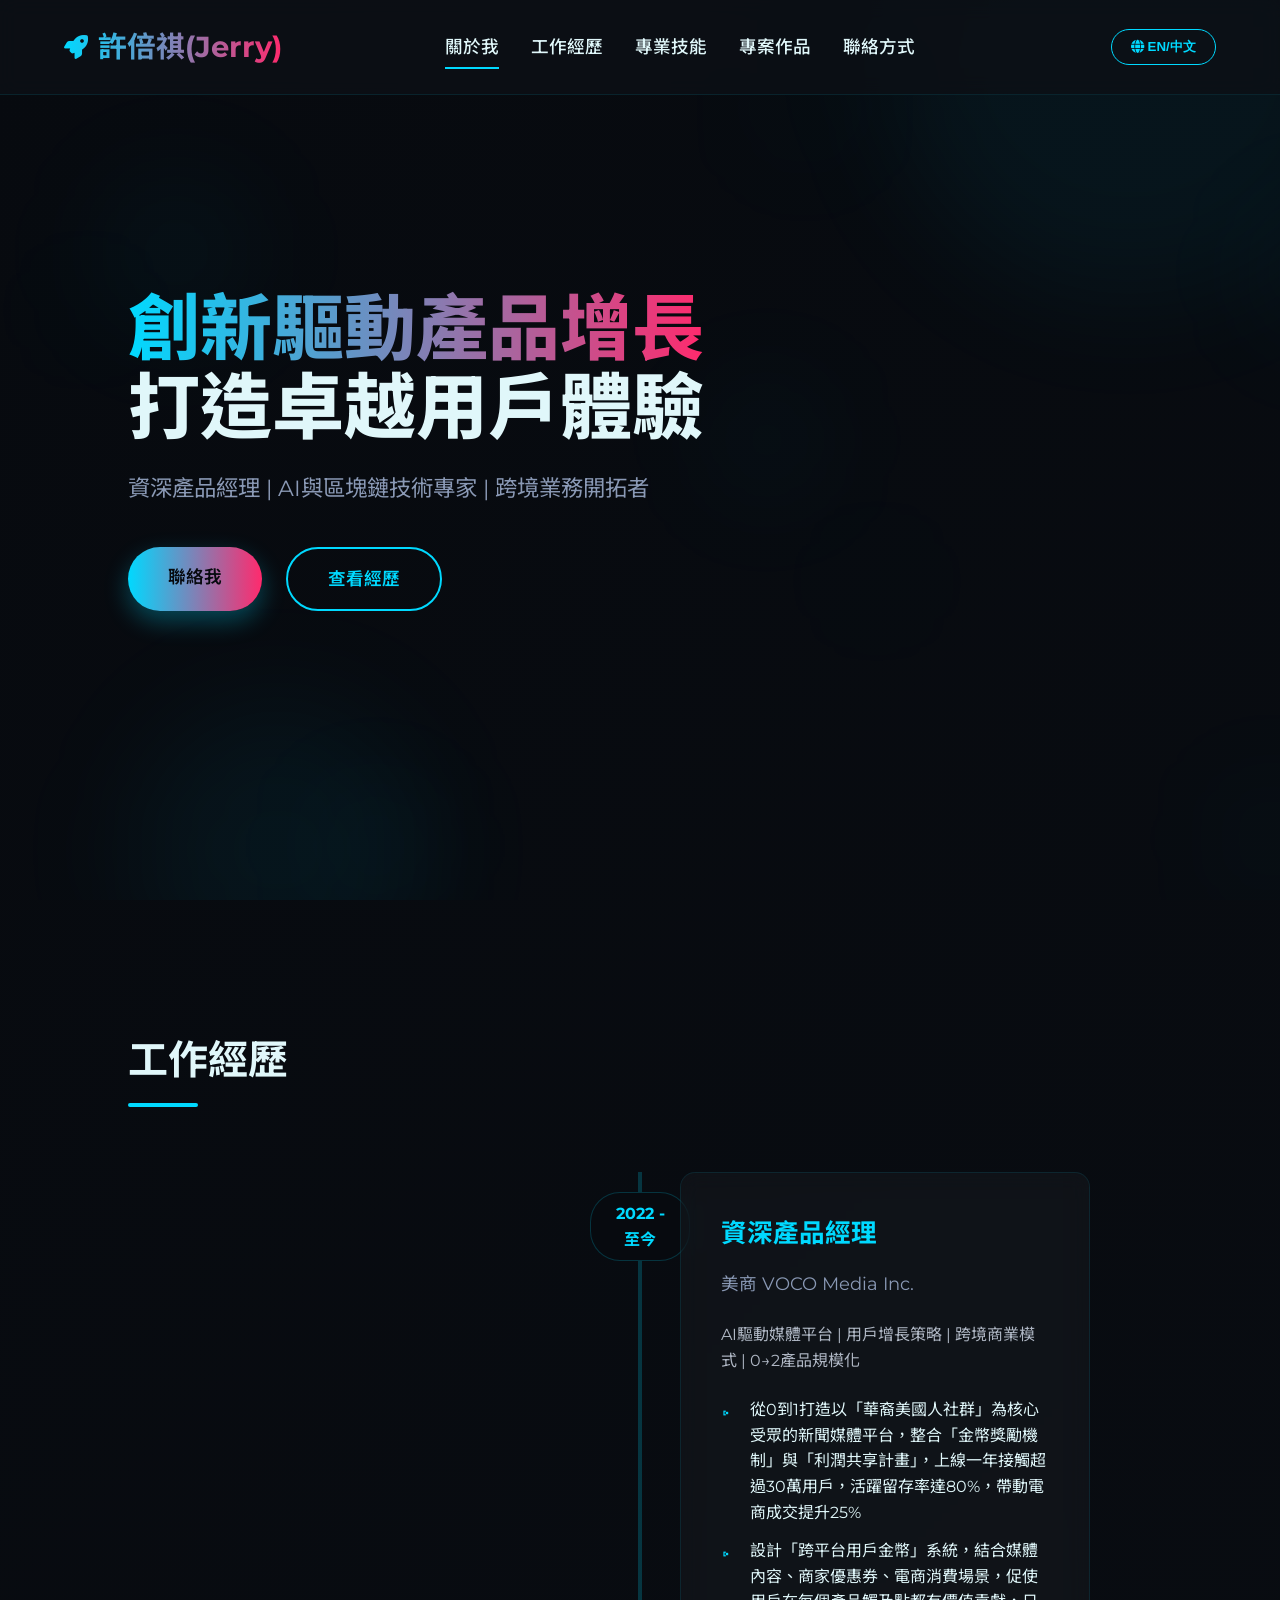
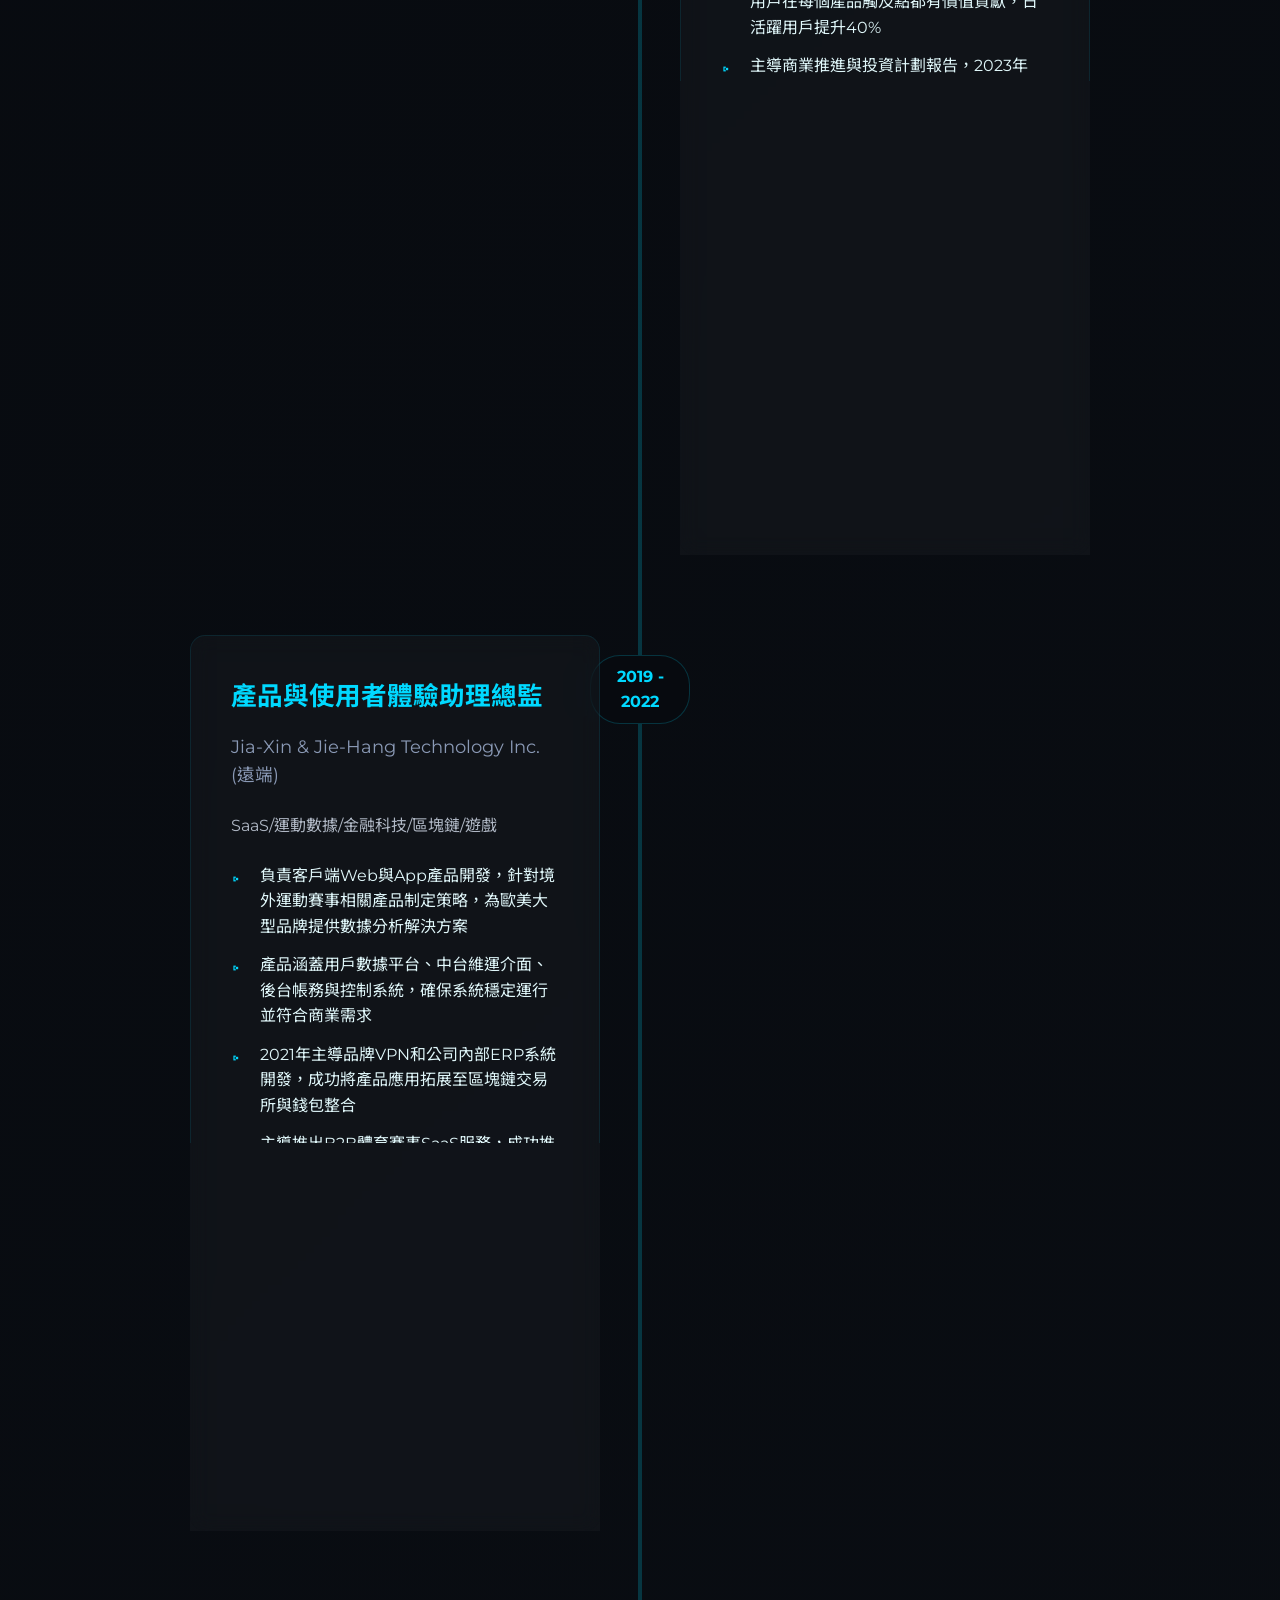
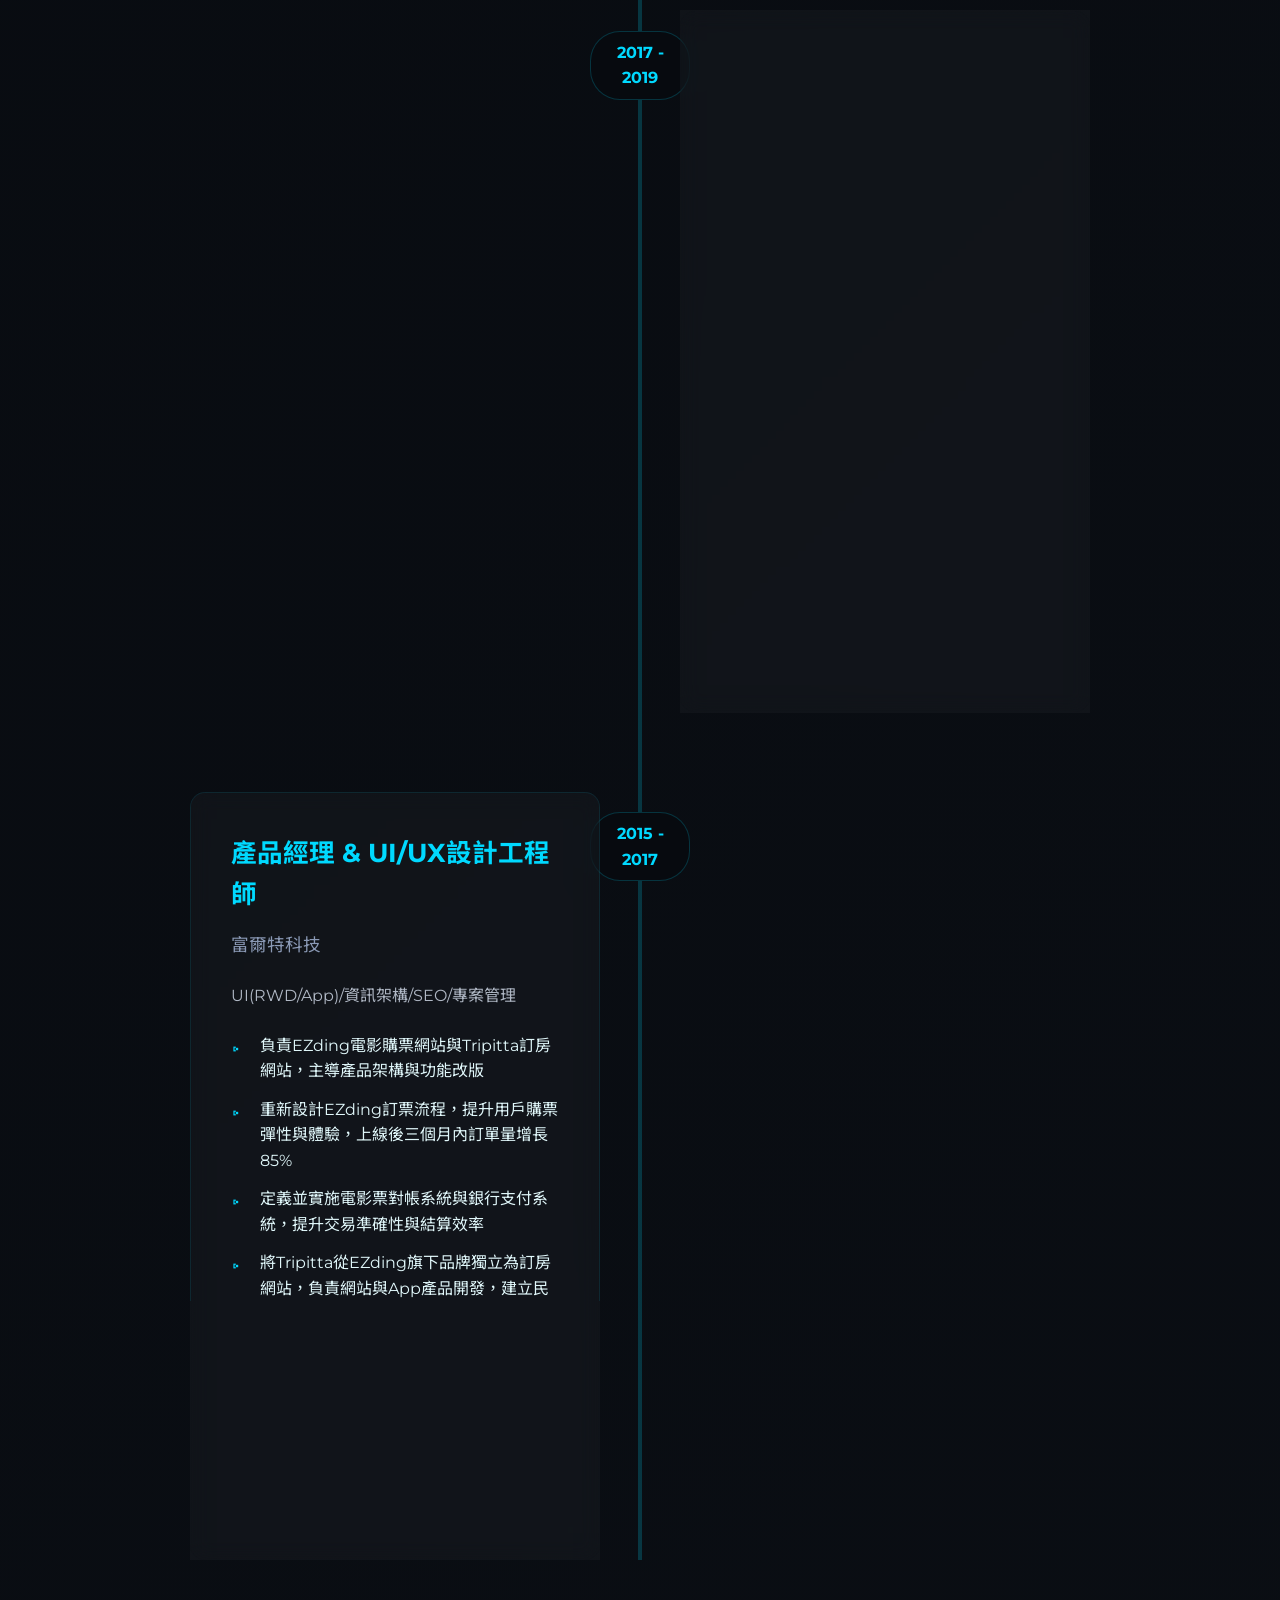
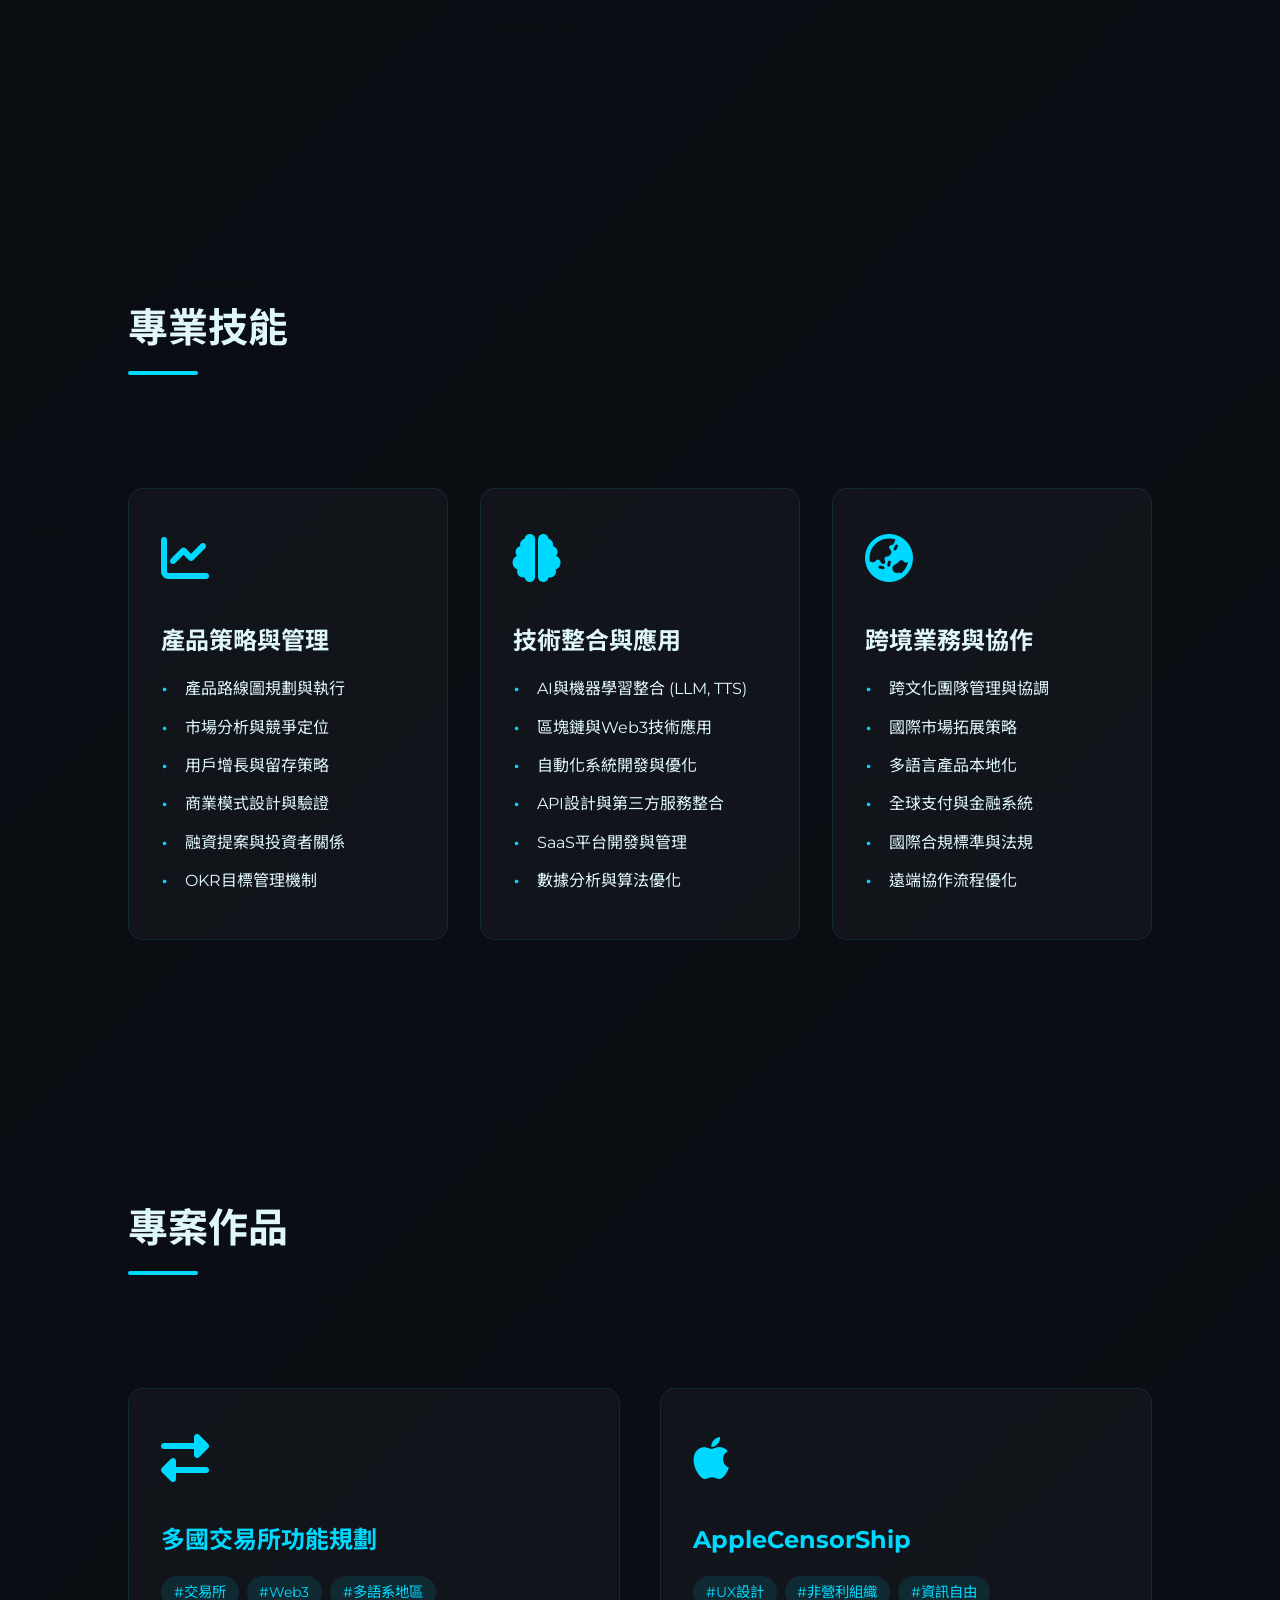
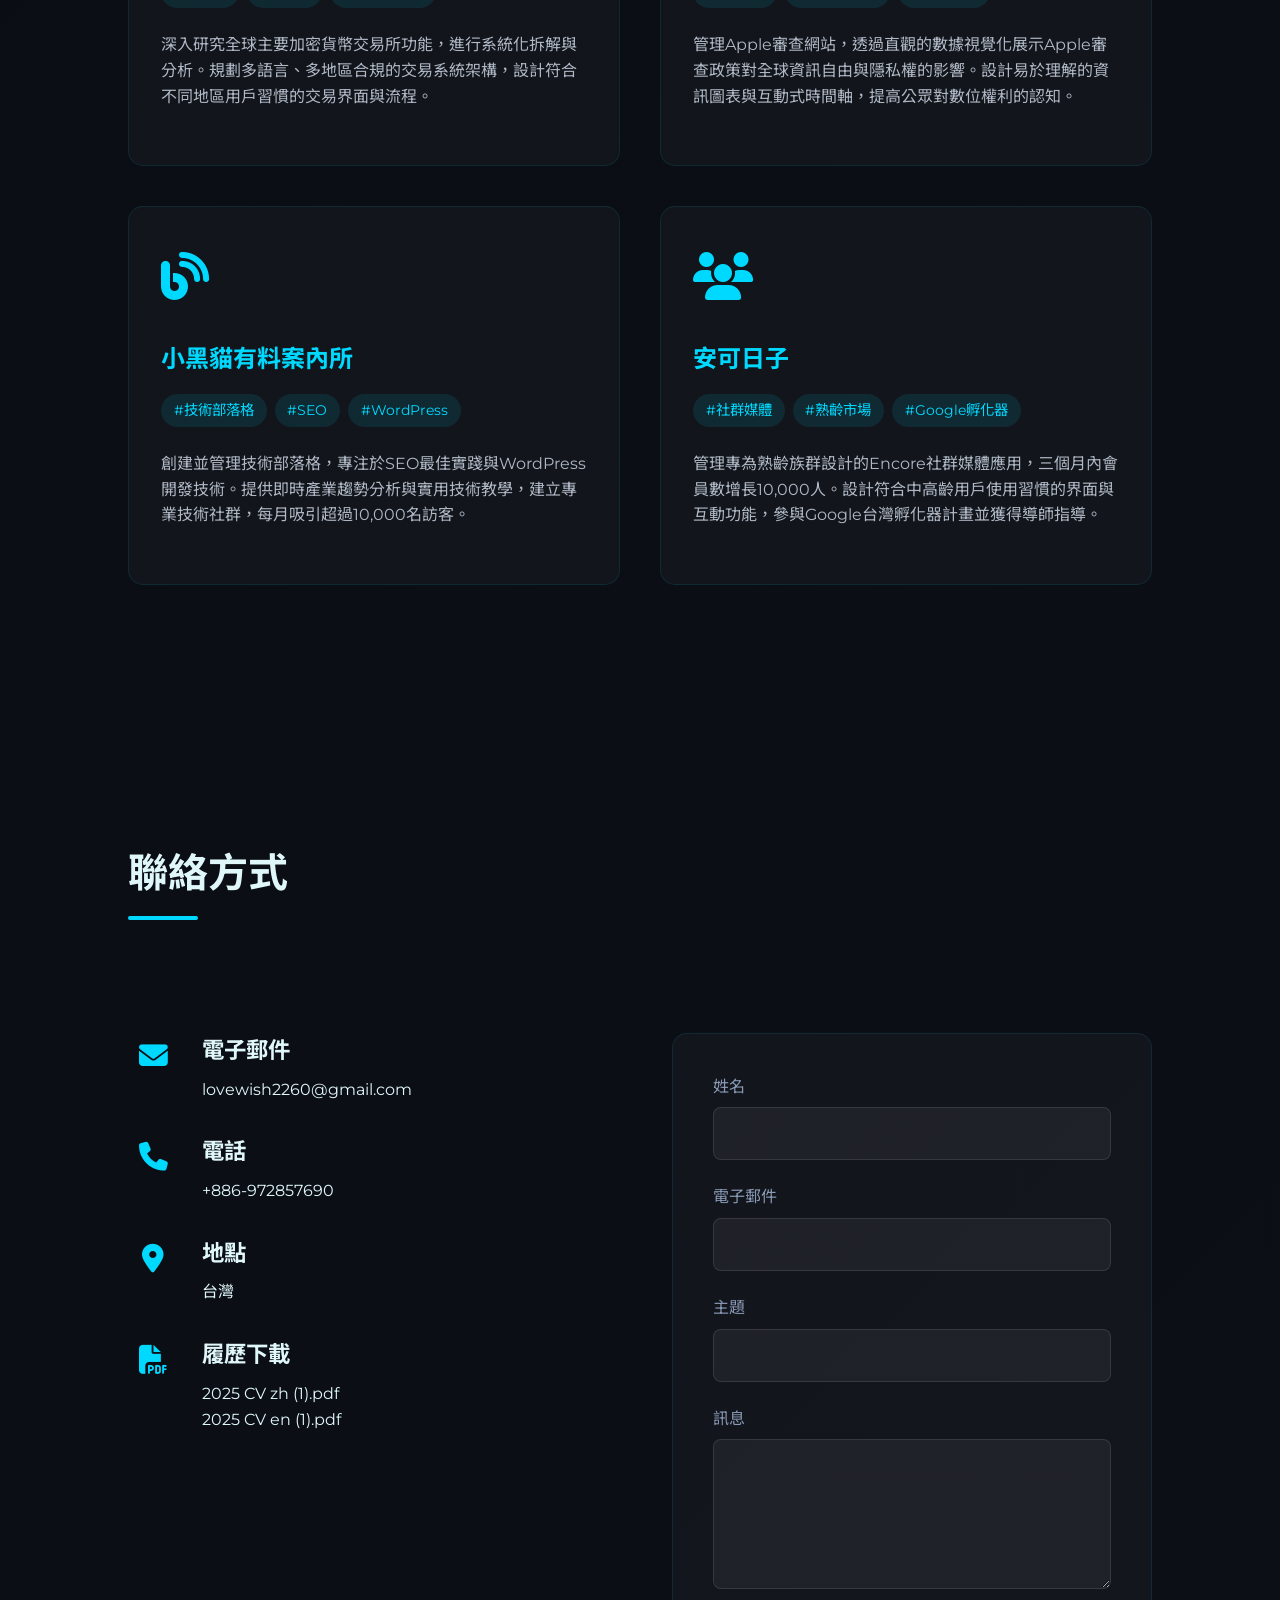
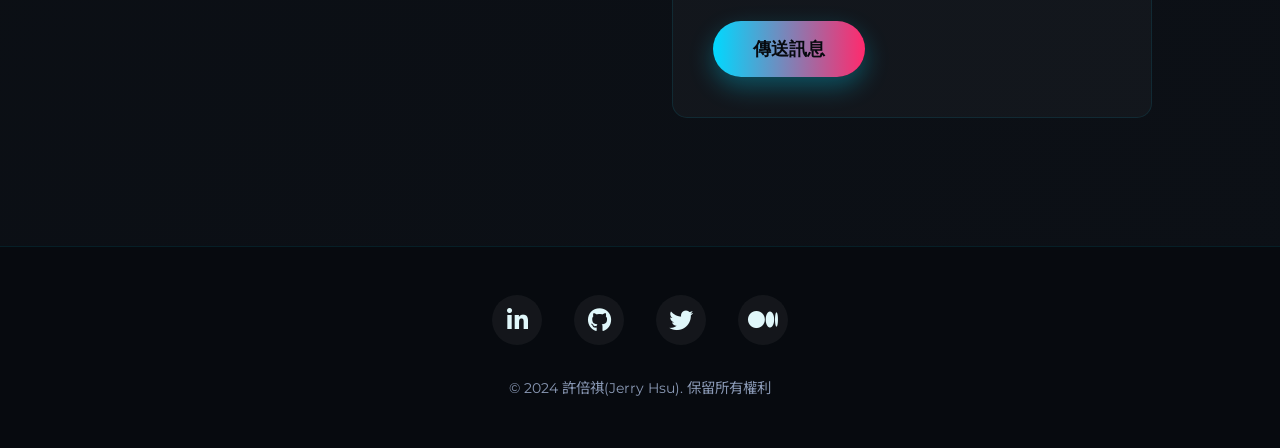
<file: 許倍祺(Jerry) | 資深產品經理.html>
<!DOCTYPE html>
<html lang="zh-TW">
<head>
    <meta charset="UTF-8">
    <meta name="viewport" content="width=device-width, initial-scale=1.0">
    <title>許倍祺(Jerry) | 資深產品經理</title>
    <link rel="stylesheet" href="https://cdnjs.cloudflare.com/ajax/libs/font-awesome/6.4.0/css/all.min.css">
    <link href="https://fonts.googleapis.com/css2?family=Montserrat:wght@300;400;600;700&family=Noto+Sans+TC:wght@300;400;500;700&display=swap" rel="stylesheet">
    <style>
        :root {
            --primary: #00d9ff;
            --secondary: #ff2a6d;
            --dark: #0c1016;
            --darker: #070a0f;
            --light: #e0f7fa;
            --gray: #8a99b5;
            --transition: all 0.4s cubic-bezier(0.175, 0.885, 0.32, 1.275);
        }

        * {
            margin: 0;
            padding: 0;
            box-sizing: border-box;
        }

        body {
            font-family: 'Montserrat', 'Noto Sans TC', sans-serif;
            background: linear-gradient(135deg, var(--darker), var(--dark));
            color: var(--light);
            line-height: 1.6;
            overflow-x: hidden;
            min-height: 100vh;
            scroll-behavior: smooth;
        }

        /* 導航列樣式 */
        header {
            position: fixed;
            top: 0;
            width: 100%;
            padding: 1.5rem 5%;
            display: flex;
            justify-content: space-between;
            align-items: center;
            z-index: 1000;
            background: rgba(12, 16, 22, 0.85);
            backdrop-filter: blur(10px);
            border-bottom: 1px solid rgba(0, 217, 255, 0.1);
            transition: var(--transition);
        }

        .logo {
            font-size: 1.8rem;
            font-weight: 700;
            background: linear-gradient(90deg, var(--primary), var(--secondary));
            -webkit-background-clip: text;
            background-clip: text;
            color: transparent;
            text-decoration: none;
            display: flex;
            align-items: center;
        }

        .logo i {
            margin-right: 10px;
            font-size: 1.5rem;
        }

        .nav-links {
            display: flex;
            gap: 2rem;
        }

        .nav-links a {
            color: var(--light);
            text-decoration: none;
            font-weight: 500;
            font-size: 1.1rem;
            position: relative;
            padding: 0.5rem 0;
            transition: var(--transition);
        }

        .nav-links a:after {
            content: '';
            position: absolute;
            bottom: 0;
            left: 0;
            width: 0;
            height: 2px;
            background: var(--primary);
            transition: var(--transition);
        }

        .nav-links a:hover:after,
        .nav-links a.active:after {
            width: 100%;
        }

        .nav-links a:hover {
            color: var(--primary);
        }

        .language-toggle {
            background: transparent;
            border: 1px solid var(--primary);
            color: var(--primary);
            padding: 0.5rem 1.2rem;
            border-radius: 30px;
            cursor: pointer;
            font-weight: 600;
            transition: var(--transition);
            margin-left: 2rem;
        }

        .language-toggle:hover {
            background: rgba(0, 217, 255, 0.1);
        }

        /* 英雄區域 */
        .hero {
            min-height: 100vh;
            display: flex;
            align-items: center;
            padding: 0 10%;
            position: relative;
            overflow: hidden;
        }

        .hero-content {
            position: relative;
            z-index: 2;
            max-width: 700px;
        }

        .hero h1 {
            font-size: 4.5rem;
            font-weight: 800;
            margin-bottom: 1.5rem;
            line-height: 1.1;
            opacity: 0;
            animation: fadeInUp 1s forwards 0.3s;
        }

        .hero h1 span {
            background: linear-gradient(90deg, var(--primary), var(--secondary));
            -webkit-background-clip: text;
            background-clip: text;
            color: transparent;
            display: block;
        }

        .hero p {
            font-size: 1.4rem;
            margin-bottom: 2.5rem;
            opacity: 0;
            animation: fadeInUp 1s forwards 0.6s;
            color: var(--gray);
        }

        .hero-btns {
            display: flex;
            gap: 1.5rem;
            opacity: 0;
            animation: fadeInUp 1s forwards 0.9s;
        }

        .btn {
            padding: 1rem 2.5rem;
            border-radius: 50px;
            font-weight: 600;
            font-size: 1.1rem;
            text-decoration: none;
            transition: var(--transition);
            display: inline-block;
        }

        .btn-primary {
            background: linear-gradient(90deg, var(--primary), var(--secondary));
            color: var(--darker);
            box-shadow: 0 10px 25px rgba(0, 217, 255, 0.3);
        }

        .btn-primary:hover {
            transform: translateY(-5px);
            box-shadow: 0 15px 30px rgba(0, 217, 255, 0.4);
        }

        .btn-secondary {
            background: transparent;
            color: var(--primary);
            border: 2px solid var(--primary);
        }

        .btn-secondary:hover {
            background: rgba(0, 217, 255, 0.1);
            transform: translateY(-5px);
        }

        /* 動態背景元素 */
        .hero-bg-elements {
            position: absolute;
            top: 0;
            left: 0;
            width: 100%;
            height: 100%;
            z-index: 1;
            overflow: hidden;
        }

        .bg-circle {
            position: absolute;
            border-radius: 50%;
            background: rgba(0, 217, 255, 0.05);
            filter: blur(60px);
        }

        .bg-circle:nth-child(1) {
            width: 500px;
            height: 500px;
            top: -200px;
            right: -100px;
            animation: float 15s infinite ease-in-out;
        }

        .bg-circle:nth-child(2) {
            width: 300px;
            height: 300px;
            bottom: -100px;
            left: 10%;
            animation: float 12s infinite ease-in-out 2s;
        }

        /* 內容區域 */
        .section {
            padding: 8rem 10%;
            position: relative;
        }

        .section-title {
            font-size: 2.5rem;
            margin-bottom: 5rem;
            position: relative;
            display: inline-block;
        }

        .section-title:after {
            content: '';
            position: absolute;
            bottom: -15px;
            left: 0;
            width: 70px;
            height: 4px;
            background: var(--primary);
            border-radius: 2px;
        }

        /* 時間線樣式 */
        .timeline {
            position: relative;
            max-width: 900px;
            margin: 0 auto;
        }

        .timeline:before {
            content: '';
            position: absolute;
            top: 0;
            bottom: 0;
            width: 4px;
            background: rgba(0, 217, 255, 0.2);
            left: 50%;
            transform: translateX(-50%);
        }

        .timeline-item {
            position: relative;
            margin-bottom: 5rem;
            width: 100%;
            opacity: 0;
            transform: translateY(50px);
            transition: var(--transition);
        }

        .timeline-item.visible {
            opacity: 1;
            transform: translateY(0);
        }

        .timeline-content {
            background: rgba(255, 255, 255, 0.03);
            border: 1px solid rgba(0, 217, 255, 0.1);
            border-radius: 15px;
            padding: 2.5rem;
            width: calc(50% - 40px);
            backdrop-filter: blur(10px);
            transition: var(--transition);
        }

        .timeline-content:hover {
            transform: translateY(-10px);
            border-color: rgba(0, 217, 255, 0.3);
            box-shadow: 0 10px 30px rgba(0, 0, 0, 0.2);
        }

        .timeline-item:nth-child(odd) .timeline-content {
            margin-left: auto;
        }

        .timeline-item:nth-child(even) .timeline-content {
            margin-right: auto;
        }

        .timeline-date {
            position: absolute;
            top: 20px;
            width: 100px;
            text-align: center;
            font-weight: 700;
            color: var(--primary);
            left: 50%;
            transform: translateX(-50%);
            background: var(--darker);
            padding: 0.5rem 1rem;
            border-radius: 30px;
            border: 1px solid rgba(0, 217, 255, 0.2);
        }

        .timeline-title {
            font-size: 1.6rem;
            margin-bottom: 1rem;
            color: var(--primary);
        }

        .timeline-company {
            font-size: 1.1rem;
            margin-bottom: 1.5rem;
            color: var(--gray);
            display: block;
        }

        .timeline-description {
            margin-bottom: 1.5rem;
            color: #b0b8c5;
        }

        .timeline-highlights {
            list-style-type: none;
        }

        .timeline-highlights li {
            margin-bottom: 0.8rem;
            position: relative;
            padding-left: 1.8rem;
            line-height: 1.6;
        }

        .timeline-highlights li:before {
            content: '▹';
            position: absolute;
            left: 0;
            color: var(--primary);
            font-size: 1.2rem;
        }

        /* 技能部分 */
        .skills-container {
            display: grid;
            grid-template-columns: repeat(auto-fill, minmax(300px, 1fr));
            gap: 2rem;
            margin-top: 3rem;
        }

        .skill-card {
            background: rgba(255, 255, 255, 0.03);
            border: 1px solid rgba(0, 217, 255, 0.1);
            border-radius: 15px;
            padding: 2rem;
            transition: var(--transition);
            opacity: 0;
            transform: translateY(30px);
        }

        .skill-card.visible {
            opacity: 1;
            transform: translateY(0);
        }

        .skill-card:hover {
            transform: translateY(-10px);
            border-color: rgba(0, 217, 255, 0.3);
        }

        .skill-icon {
            font-size: 3rem;
            margin-bottom: 1.5rem;
            color: var(--primary);
        }

        .skill-title {
            font-size: 1.5rem;
            margin-bottom: 1rem;
        }

        .skill-list {
            list-style-type: none;
        }

        .skill-list li {
            margin-bottom: 0.8rem;
            position: relative;
            padding-left: 1.5rem;
        }

        .skill-list li:before {
            content: '•';
            position: absolute;
            left: 0;
            color: var(--primary);
            font-size: 1.5rem;
            line-height: 1;
        }

        /* 專案展示 */
        .projects-grid {
            display: grid;
            grid-template-columns: repeat(auto-fill, minmax(350px, 1fr));
            gap: 2.5rem;
            margin-top: 3rem;
        }

        .project-card {
            background: rgba(255, 255, 255, 0.03);
            border: 1px solid rgba(0, 217, 255, 0.1);
            border-radius: 15px;
            padding: 2rem;
            transition: var(--transition);
            position: relative;
            overflow: hidden;
            opacity: 0;
            transform: translateY(30px);
        }

        .project-card.visible {
            opacity: 1;
            transform: translateY(0);
        }

        .project-card:hover {
            transform: translateY(-10px);
            border-color: rgba(0, 217, 255, 0.3);
            box-shadow: 0 10px 30px rgba(0, 0, 0, 0.2);
        }

        .project-icon {
            font-size: 3rem;
            margin-bottom: 1.5rem;
            color: var(--primary);
        }

        .project-title {
            font-size: 1.5rem;
            margin-bottom: 1rem;
            color: var(--primary);
        }

        .project-tags {
            display: flex;
            flex-wrap: wrap;
            gap: 0.5rem;
            margin-bottom: 1.5rem;
        }

        .project-tag {
            background: rgba(0, 217, 255, 0.1);
            color: var(--primary);
            padding: 0.3rem 0.8rem;
            border-radius: 20px;
            font-size: 0.9rem;
        }

        .project-description {
            color: #b0b8c5;
            margin-bottom: 1.5rem;
            line-height: 1.6;
        }

        /* 聯繫區域 */
        .contact-container {
            display: grid;
            grid-template-columns: 1fr 1fr;
            gap: 4rem;
            margin-top: 3rem;
        }

        .contact-info {
            display: flex;
            flex-direction: column;
            gap: 2rem;
        }

        .contact-item {
            display: flex;
            align-items: flex-start;
            gap: 1.5rem;
        }

        .contact-icon {
            font-size: 1.8rem;
            color: var(--primary);
            min-width: 50px;
            text-align: center;
        }

        .contact-text h3 {
            font-size: 1.4rem;
            margin-bottom: 0.5rem;
        }

        .contact-text a {
            color: var(--light);
            text-decoration: none;
            transition: var(--transition);
        }

        .contact-text a:hover {
            color: var(--primary);
        }

        .contact-form {
            background: rgba(255, 255, 255, 0.03);
            border: 1px solid rgba(0, 217, 255, 0.1);
            border-radius: 15px;
            padding: 2.5rem;
        }

        .form-group {
            margin-bottom: 1.5rem;
        }

        .form-group label {
            display: block;
            margin-bottom: 0.5rem;
            color: var(--gray);
        }

        .form-control {
            width: 100%;
            padding: 1rem;
            background: rgba(255, 255, 255, 0.05);
            border: 1px solid rgba(255, 255, 255, 0.1);
            border-radius: 8px;
            color: var(--light);
            font-family: inherit;
            font-size: 1rem;
            transition: var(--transition);
        }

        .form-control:focus {
            outline: none;
            border-color: var(--primary);
            box-shadow: 0 0 0 3px rgba(0, 217, 255, 0.1);
        }

        textarea.form-control {
            min-height: 150px;
            resize: vertical;
        }

        .submit-btn {
            background: linear-gradient(90deg, var(--primary), var(--secondary));
            color: var(--darker);
            border: none;
            padding: 1rem 2.5rem;
            border-radius: 50px;
            font-weight: 600;
            font-size: 1.1rem;
            cursor: pointer;
            transition: var(--transition);
            display: inline-block;
            box-shadow: 0 10px 25px rgba(0, 217, 255, 0.3);
        }

        .submit-btn:hover {
            transform: translateY(-5px);
            box-shadow: 0 15px 30px rgba(0, 217, 255, 0.4);
        }

        /* 頁尾 */
        footer {
            background: var(--darker);
            padding: 3rem 10%;
            text-align: center;
            border-top: 1px solid rgba(0, 217, 255, 0.1);
        }

        .social-links {
            display: flex;
            justify-content: center;
            gap: 2rem;
            margin-bottom: 2rem;
        }

        .social-links a {
            display: flex;
            align-items: center;
            justify-content: center;
            width: 50px;
            height: 50px;
            border-radius: 50%;
            background: rgba(255, 255, 255, 0.05);
            color: var(--light);
            font-size: 1.5rem;
            transition: var(--transition);
            text-decoration: none;
        }

        .social-links a:hover {
            background: var(--primary);
            color: var(--darker);
            transform: translateY(-5px);
        }

        .copyright {
            color: var(--gray);
            font-size: 0.9rem;
        }

        /* 動畫效果 */
        @keyframes fadeInUp {
            from {
                opacity: 0;
                transform: translateY(30px);
            }
            to {
                opacity: 1;
                transform: translateY(0);
            }
        }

        @keyframes float {
            0%, 100% {
                transform: translateY(0);
            }
            50% {
                transform: translateY(-20px);
            }
        }

        /* 響應式設計 */
        @media (max-width: 992px) {
            .hero h1 {
                font-size: 3.5rem;
            }
            
            .timeline:before {
                left: 30px;
            }
            
            .timeline-content {
                width: calc(100% - 80px);
                margin-left: 80px !important;
            }
            
            .timeline-date {
                left: 30px;
                transform: none;
            }
            
            .contact-container {
                grid-template-columns: 1fr;
            }
        }

        @media (max-width: 768px) {
            .nav-links {
                display: none;
            }
            
            .hero h1 {
                font-size: 2.8rem;
            }
            
            .hero p {
                font-size: 1.2rem;
            }
            
            .section {
                padding: 5rem 7%;
            }
            
            .hero-btns {
                flex-direction: column;
            }
            
            .skills-container, .projects-grid {
                grid-template-columns: 1fr;
            }
        }
        
        /* 語言內容切換 */
        .lang-content {
            display: none;
        }
        
        .lang-content.active {
            display: block;
        }
    </style>
</head>
<body>
    <!-- 導航列 -->
    <header>
        <a href="#" class="logo">
            <i class="fas fa-rocket"></i>
            <span class="lang" data-key="name">許倍祺(Jerry)</span>
        </a>
        <nav class="nav-links">
            <a href="#about" class="active lang" data-key="nav-about">關於我</a>
            <a href="#experience" class="lang" data-key="nav-exp">工作經歷</a>
            <a href="#skills" class="lang" data-key="nav-skills">專業技能</a>
            <a href="#projects" class="lang" data-key="nav-projects">專案作品</a>
            <a href="#contact" class="lang" data-key="nav-contact">聯絡方式</a>
        </nav>
        <button class="language-toggle" id="langToggle">
            <i class="fas fa-globe"></i> <span class="lang" data-key="lang-switch">EN/中文</span>
        </button>
    </header>

    <!-- 中文內容 -->
    <div class="lang-content active" id="zh-content">
        <!-- 英雄區域 -->
        <section class="hero">
            <div class="hero-content">
                <h1>
                    <span>創新驅動產品增長</span>
                    打造卓越用戶體驗
                </h1>
                <p class="lang" data-key="hero-subtitle">資深產品經理 | AI與區塊鏈技術專家 | 跨境業務開拓者</p>
                <div class="hero-btns">
                    <a href="#contact" class="btn btn-primary lang" data-key="btn-contact">聯絡我</a>
                    <a href="#experience" class="btn btn-secondary lang" data-key="btn-experience">查看經歷</a>
                </div>
            </div>
            
            <div class="hero-bg-elements">
                <div class="bg-circle"></div>
                <div class="bg-circle"></div>
            </div>
        </section>

        <!-- 經歷部分 -->
        <section id="experience" class="section">
            <h2 class="section-title lang" data-key="exp-title">工作經歷</h2>
            
            <div class="timeline">
                <!-- VOCO Media -->
                <div class="timeline-item">
                    <div class="timeline-date">2022 - 至今</div>
                    <div class="timeline-content">
                        <h3 class="timeline-title lang" data-key="voco-title">資深產品經理</h3>
                        <span class="timeline-company">美商 VOCO Media Inc.</span>
                        <p class="timeline-description lang" data-key="voco-desc">AI驅動媒體平台 | 用戶增長策略 | 跨境商業模式 | 0→2產品規模化</p>
                        <ul class="timeline-highlights">
                            <li class="lang" data-key="voco-li1">從0到1打造以「華裔美國人社群」為核心受眾的新聞媒體平台，整合「金幣獎勵機制」與「利潤共享計畫」，上線一年接觸超過30萬用戶，活躍留存率達80%，帶動電商成交提升25%</li>
                            <li class="lang" data-key="voco-li2">設計「跨平台用戶金幣」系統，結合媒體內容、商家優惠券、電商消費場景，促使用戶在每個產品觸及點都有價值貢獻，日活躍用戶提升40%</li>
                            <li class="lang" data-key="voco-li3">主導商業推進與投資計劃報告，2023年Q2成功募資200萬美元種子輪，2024年Q1再獲得600萬美元投資，目前已進入Pre-A輪</li>
                            <li class="lang" data-key="voco-li4">建立「媒體 + 電商 + 零售媒體廣告網絡(Retail Media Network, RMN)」商業模式，平台廣告收入連續成長，合作美西商家數半年內達到100家</li>
                            <li class="lang" data-key="voco-li5">導入LLM語言模型與TTS技術，開發多語言即時文字聲音生成系統，支援英語/中文無縫切換，降低跨國廣告與內容製作成本60%</li>
                            <li class="lang" data-key="voco-li6">主導「AI自動化新聞摘要系統」開發（已申請專利），縮短編輯工時20%；評估虛擬貨幣流通經濟模型可行性，規劃Web3用戶激勵計畫</li>
                        </ul>
                    </div>
                </div>
                
                <!-- Jia-Xin & Jie-Hang -->
                <div class="timeline-item">
                    <div class="timeline-date">2019 - 2022</div>
                    <div class="timeline-content">
                        <h3 class="timeline-title lang" data-key="jxh-title">產品與使用者體驗助理總監</h3>
                        <span class="timeline-company">Jia-Xin & Jie-Hang Technology Inc. (遠端)</span>
                        <p class="timeline-description lang" data-key="jxh-desc">SaaS/運動數據/金融科技/區塊鏈/遊戲</p>
                        <ul class="timeline-highlights">
                            <li class="lang" data-key="jxh-li1">負責客戶端Web與App產品開發，針對境外運動賽事相關產品制定策略，為歐美大型品牌提供數據分析解決方案</li>
                            <li class="lang" data-key="jxh-li2">產品涵蓋用戶數據平台、中台維運介面、後台帳務與控制系統，確保系統穩定運行並符合商業需求</li>
                            <li class="lang" data-key="jxh-li3">2021年主導品牌VPN和公司內部ERP系統開發，成功將產品應用拓展至區塊鏈交易所與錢包整合</li>
                            <li class="lang" data-key="jxh-li4">主導推出B2B體育賽事SaaS服務，成功推動平台用戶增長與客戶滿意度提升，營收成長超過50%</li>
                            <li class="lang" data-key="jxh-li5">設計平台預測系統、推薦跟單等增值功能，透過數據分析與算法優化提高平台可靠性與用戶互動率</li>
                            <li class="lang" data-key="jxh-li6">提出企業用戶跨裝置串連(OneSign)、跨國語系適配概念，降低用戶進入門檻並提升體驗，產品上線後獲得客戶高度評價</li>
                            <li class="lang" data-key="jxh-li7">在部門內導入OKR管理機制，透過定期績效評估與反饋機制提升團隊士氣與工作效率</li>
                        </ul>
                    </div>
                </div>
                
                <!-- ETtoday -->
                <div class="timeline-item">
                    <div class="timeline-date">2017 - 2019</div>
                    <div class="timeline-content">
                        <h3 class="timeline-title lang" data-key="et-title">產品經理</h3>
                        <span class="timeline-company">ETtoday 東森新媒體控股</span>
                        <p class="timeline-description lang" data-key="et-desc">媒體/資料/UI/深度學習/電子商務</p>
                        <ul class="timeline-highlights">
                            <li class="lang" data-key="et-li1">負責東森新聞雲、星光雲及ET星光雲（大陸地區）產品功能開發與維運，協調新聞內容、App廣告系統、行銷活動需求</li>
                            <li class="lang" data-key="et-li2">透過用戶行為數據與點擊率分析，推動數據驅動的產品改進，優化用戶體驗</li>
                            <li class="lang" data-key="et-li3">執行多渠道推廣與用戶體驗優化，使App安裝量增加35%至700萬，用戶註冊數提升5%，日活躍用戶(DAU)增長10%至17萬</li>
                            <li class="lang" data-key="et-li4">2018年在全球市場研究台灣媒體App三項一級指標中取得第一名，提升品牌競爭力</li>
                            <li class="lang" data-key="et-li5">提出UI設計與新設計理念，提升界面直觀性與易用性，一年內用戶留存率提升15%</li>
                            <li class="lang" data-key="et-li6">與東森購物合作，推動App內流量變現與互動機制優化，用戶留存提升30%，總留存率提高15%</li>
                        </ul>
                    </div>
                </div>
                
                <!-- Fullerton -->
                <div class="timeline-item">
                    <div class="timeline-date">2015 - 2017</div>
                    <div class="timeline-content">
                        <h3 class="timeline-title lang" data-key="full-title">產品經理 & UI/UX設計工程師</h3>
                        <span class="timeline-company">富爾特科技</span>
                        <p class="timeline-description lang" data-key="full-desc">UI(RWD/App)/資訊架構/SEO/專案管理</p>
                        <ul class="timeline-highlights">
                            <li class="lang" data-key="full-li1">負責EZding電影購票網站與Tripitta訂房網站，主導產品架構與功能改版</li>
                            <li class="lang" data-key="full-li2">重新設計EZding訂票流程，提升用戶購票彈性與體驗，上線後三個月內訂單量增長85%</li>
                            <li class="lang" data-key="full-li3">定義並實施電影票對帳系統與銀行支付系統，提升交易準確性與結算效率</li>
                            <li class="lang" data-key="full-li4">將Tripitta從EZding旗下品牌獨立為訂房網站，負責網站與App產品開發，建立民宿供應端後台系統</li>
                            <li class="lang" data-key="full-li5">與Expedia、Agoda、攜程、馬蜂窩等OTA平台合作，推動聯盟行銷，提供TripAdvisor民宿評價數據</li>
                            <li class="lang" data-key="full-li6">主導Tripitta旅遊一站式解決方案，優化用戶體驗與滿意度，網站流量與用戶留存率提升40%</li>
                        </ul>
                    </div>
                </div>
            </div>
        </section>

        <!-- 技能部分 -->
        <section id="skills" class="section">
            <h2 class="section-title lang" data-key="skills-title">專業技能</h2>
            
            <div class="skills-container">
                <div class="skill-card">
                    <div class="skill-icon">
                        <i class="fas fa-chart-line"></i>
                    </div>
                    <h3 class="skill-title lang" data-key="skill1-title">產品策略與管理</h3>
                    <ul class="skill-list">
                        <li class="lang" data-key="skill1-li1">產品路線圖規劃與執行</li>
                        <li class="lang" data-key="skill1-li2">市場分析與競爭定位</li>
                        <li class="lang" data-key="skill1-li3">用戶增長與留存策略</li>
                        <li class="lang" data-key="skill1-li4">商業模式設計與驗證</li>
                        <li class="lang" data-key="skill1-li5">融資提案與投資者關係</li>
                        <li class="lang" data-key="skill1-li6">OKR目標管理機制</li>
                    </ul>
                </div>
                
                <div class="skill-card">
                    <div class="skill-icon">
                        <i class="fas fa-brain"></i>
                    </div>
                    <h3 class="skill-title lang" data-key="skill2-title">技術整合與應用</h3>
                    <ul class="skill-list">
                        <li class="lang" data-key="skill2-li1">AI與機器學習整合 (LLM, TTS)</li>
                        <li class="lang" data-key="skill2-li2">區塊鏈與Web3技術應用</li>
                        <li class="lang" data-key="skill2-li3">自動化系統開發與優化</li>
                        <li class="lang" data-key="skill2-li4">API設計與第三方服務整合</li>
                        <li class="lang" data-key="skill2-li5">SaaS平台開發與管理</li>
                        <li class="lang" data-key="skill2-li6">數據分析與算法優化</li>
                    </ul>
                </div>
                
                <div class="skill-card">
                    <div class="skill-icon">
                        <i class="fas fa-globe-asia"></i>
                    </div>
                    <h3 class="skill-title lang" data-key="skill3-title">跨境業務與協作</h3>
                    <ul class="skill-list">
                        <li class="lang" data-key="skill3-li1">跨文化團隊管理與協調</li>
                        <li class="lang" data-key="skill3-li2">國際市場拓展策略</li>
                        <li class="lang" data-key="skill3-li3">多語言產品本地化</li>
                        <li class="lang" data-key="skill3-li4">全球支付與金融系統</li>
                        <li class="lang" data-key="skill3-li5">國際合規標準與法規</li>
                        <li class="lang" data-key="skill3-li6">遠端協作流程優化</li>
                    </ul>
                </div>
            </div>
        </section>

        <!-- 專案作品 -->
        <section id="projects" class="section">
            <h2 class="section-title lang" data-key="projects-title">專案作品</h2>
            
            <div class="projects-grid">
                <div class="project-card">
                    <div class="project-icon">
                        <i class="fas fa-exchange-alt"></i>
                    </div>
                    <h3 class="project-title lang" data-key="project1-title">多國交易所功能規劃</h3>
                    <div class="project-tags">
                        <span class="project-tag lang" data-key="tag-exchange">#交易所</span>
                        <span class="project-tag lang" data-key="tag-web3">#Web3</span>
                        <span class="project-tag lang" data-key="tag-multilang">#多語系地區</span>
                    </div>
                    <p class="project-description lang" data-key="project1-desc">
                        深入研究全球主要加密貨幣交易所功能，進行系統化拆解與分析。規劃多語言、多地區合規的交易系統架構，設計符合不同地區用戶習慣的交易界面與流程。
                    </p>
                </div>
                
                <div class="project-card">
                    <div class="project-icon">
                        <i class="fab fa-apple"></i>
                    </div>
                    <h3 class="project-title lang" data-key="project2-title">AppleCensorShip</h3>
                    <div class="project-tags">
                        <span class="project-tag lang" data-key="tag-ux">#UX設計</span>
                        <span class="project-tag lang" data-key="tag-npo">#非營利組織</span>
                        <span class="project-tag lang" data-key="tag-info">#資訊自由</span>
                    </div>
                    <p class="project-description lang" data-key="project2-desc">
                        管理Apple審查網站，透過直觀的數據視覺化展示Apple審查政策對全球資訊自由與隱私權的影響。設計易於理解的資訊圖表與互動式時間軸，提高公眾對數位權利的認知。
                    </p>
                </div>
                
                <div class="project-card">
                    <div class="project-icon">
                        <i class="fas fa-blog"></i>
                    </div>
                    <h3 class="project-title lang" data-key="project3-title">小黑貓有料案內所</h3>
                    <div class="project-tags">
                        <span class="project-tag lang" data-key="tag-blog">#技術部落格</span>
                        <span class="project-tag lang" data-key="tag-seo">#SEO</span>
                        <span class="project-tag lang" data-key="tag-wp">#WordPress</span>
                    </div>
                    <p class="project-description lang" data-key="project3-desc">
                        創建並管理技術部落格，專注於SEO最佳實踐與WordPress開發技術。提供即時產業趨勢分析與實用技術教學，建立專業技術社群，每月吸引超過10,000名訪客。
                    </p>
                </div>
                
                <div class="project-card">
                    <div class="project-icon">
                        <i class="fas fa-users"></i>
                    </div>
                    <h3 class="project-title lang" data-key="project4-title">安可日子</h3>
                    <div class="project-tags">
                        <span class="project-tag lang" data-key="tag-social">#社群媒體</span>
                        <span class="project-tag lang" data-key="tag-senior">#熟齡市場</span>
                        <span class="project-tag lang" data-key="tag-google">#Google孵化器</span>
                    </div>
                    <p class="project-description lang" data-key="project4-desc">
                        管理專為熟齡族群設計的Encore社群媒體應用，三個月內會員數增長10,000人。設計符合中高齡用戶使用習慣的界面與互動功能，參與Google台灣孵化器計畫並獲得導師指導。
                    </p>
                </div>
            </div>
        </section>

        <!-- 聯繫部分 -->
        <section id="contact" class="section">
            <h2 class="section-title lang" data-key="contact-title">聯絡方式</h2>
            
            <div class="contact-container">
                <div class="contact-info">
                    <div class="contact-item">
                        <div class="contact-icon">
                            <i class="fas fa-envelope"></i>
                        </div>
                        <div class="contact-text">
                            <h3 class="lang" data-key="contact-email">電子郵件</h3>
                            <a href="mailto:lovewish2260@gmail.com">lovewish2260@gmail.com</a>
                        </div>
                    </div>
                    
                    <div class="contact-item">
                        <div class="contact-icon">
                            <i class="fas fa-phone"></i>
                        </div>
                        <div class="contact-text">
                            <h3 class="lang" data-key="contact-phone">電話</h3>
                            <a href="tel:+886972857690">+886-972857690</a>
                        </div>
                    </div>
                    
                    <div class="contact-item">
                        <div class="contact-icon">
                            <i class="fas fa-map-marker-alt"></i>
                        </div>
                        <div class="contact-text">
                            <h3 class="lang" data-key="contact-location">地點</h3>
                            <p class="lang" data-key="location-taiwan">台灣</p>
                        </div>
                    </div>
                    
                    <div class="contact-item">
                        <div class="contact-icon">
                            <i class="fas fa-file-pdf"></i>
                        </div>
                        <div class="contact-text">
                            <h3 class="lang" data-key="contact-resume">履歷下載</h3>
                            <a href="#">2025 CV zh (1).pdf</a><br>
                            <a href="#">2025 CV en (1).pdf</a>
                        </div>
                    </div>
                </div>
                
                <div class="contact-form">
                    <form>
                        <div class="form-group">
                            <label for="name" class="lang" data-key="form-name">姓名</label>
                            <input type="text" id="name" class="form-control" required>
                        </div>
                        
                        <div class="form-group">
                            <label for="email" class="lang" data-key="form-email">電子郵件</label>
                            <input type="email" id="email" class="form-control" required>
                        </div>
                        
                        <div class="form-group">
                            <label for="subject" class="lang" data-key="form-subject">主題</label>
                            <input type="text" id="subject" class="form-control" required>
                        </div>
                        
                        <div class="form-group">
                            <label for="message" class="lang" data-key="form-message">訊息</label>
                            <textarea id="message" class="form-control" required></textarea>
                        </div>
                        
                        <button type="submit" class="submit-btn lang" data-key="form-submit">傳送訊息</button>
                    </form>
                </div>
            </div>
        </section>
    </div>
    
    <!-- 英文內容 -->
    <div class="lang-content" id="en-content">
        <!-- Hero Section -->
        <section class="hero">
            <div class="hero-content">
                <h1>
                    <span>Driving Product Growth</span>
                    Through Innovation
                </h1>
                <p class="lang" data-key="hero-subtitle">Senior Product Manager | AI & Blockchain Expert | Cross-border Strategist</p>
                <div class="hero-btns">
                    <a href="#contact" class="btn btn-primary lang" data-key="btn-contact">Contact Me</a>
                    <a href="#experience" class="btn btn-secondary lang" data-key="btn-experience">View Experience</a>
                </div>
            </div>
            
            <div class="hero-bg-elements">
                <div class="bg-circle"></div>
                <div class="bg-circle"></div>
            </div>
        </section>

        <!-- Experience Section -->
        <section id="experience" class="section">
            <h2 class="section-title lang" data-key="exp-title">Work Experience</h2>
            
            <div class="timeline">
                <!-- VOCO Media -->
                <div class="timeline-item">
                    <div class="timeline-date">2022 - Present</div>
                    <div class="timeline-content">
                        <h3 class="timeline-title lang" data-key="voco-title">Senior Product Manager</h3>
                        <span class="timeline-company">VOCO Media Inc.</span>
                        <p class="timeline-description lang" data-key="voco-desc">AI-driven media platform | User growth strategy | Cross-border business models | Scaling products from 0 to 1</p>
                        <ul class="timeline-highlights">
                            <li class="lang" data-key="voco-li1">Developed a media platform focused on the "Chinese American community" from the ground up, integrating a "coin reward mechanism" and a "profit-sharing program"</li>
                            <li class="lang" data-key="voco-li2">Surpassed 300,000 users within one year, achieving an 80% active retention rate and boosting e-commerce conversion rates by 25%</li>
                            <li class="lang" data-key="voco-li3">Designed a cross-platform points exchange system, integrating media content, local merchant coupons, and e-commerce transactions, increasing daily user engagement by 40%</li>
                            <li class="lang" data-key="voco-li4">Led business proposals and product strategies, securing $2M in seed funding (Q2 2023) and $6M in strategic financing (Q1 2024)</li>
                            <li class="lang" data-key="voco-li5">Established a "Media + E-commerce + Retail Media Network (RMN)" monetization model, leading to continuous advertising revenue growth</li>
                            <li class="lang" data-key="voco-li6">Implemented LLM language models and TTS technology, developing a real-time multilingual text-to-audio system, reducing cross-border content costs by 60%</li>
                        </ul>
                    </div>
                </div>
                
                <!-- Jia-Xin & Jie-Hang -->
                <div class="timeline-item">
                    <div class="timeline-date">2019 - 2022</div>
                    <div class="timeline-content">
                        <h3 class="timeline-title lang" data-key="jxh-title">Product & UX Assistant Director</h3>
                        <span class="timeline-company">Jia-Xin & Jie-Hang Technology Inc. (Remote)</span>
                        <p class="timeline-description lang" data-key="jxh-desc">SaaS/Sports data/Fintech/BlockChain/Gaming</p>
                        <ul class="timeline-highlights">
                            <li class="lang" data-key="jxh-li1">Led web and mobile product development, devising strategies for international sports betting products</li>
                            <li class="lang" data-key="jxh-li2">Managed user data platforms, mid-tier operational interfaces, and back-end financial control systems</li>
                            <li class="lang" data-key="jxh-li3">Spearheaded brand VPN and internal ERP system development, expanding product applications to blockchain exchanges and wallets</li>
                            <li class="lang" data-key="jxh-li4">Launched a B2B sports event SaaS service (2021-2022), driving user growth and client satisfaction</li>
                            <li class="lang" data-key="jxh-li5">Designed prediction systems and automated copy trading features, leveraging data analytics to enhance reliability and user engagement</li>
                            <li class="lang" data-key="jxh-li6">Introduced cross-device synchronization (OneSign) and multilingual adaptation, reducing user entry barriers</li>
                            <li class="lang" data-key="jxh-li7">Implemented OKR management within the department, improving team morale and efficiency</li>
                        </ul>
                    </div>
                </div>
                
                <!-- ETtoday -->
                <div class="timeline-item">
                    <div class="timeline-date">2017 - 2019</div>
                    <div class="timeline-content">
                        <h3 class="timeline-title lang" data-key="et-title">Product Manager</h3>
                        <span class="timeline-company">ETtoday New Media Holding Co., Ltd.</span>
                        <p class="timeline-description lang" data-key="et-desc">Media/data/UI/Deep learning/e-commerce</p>
                        <ul class="timeline-highlights">
                            <li class="lang" data-key="et-li1">Managed ETtoday News Cloud, Star Cloud, and ET Star Cloud (Mainland China) product development and operations</li>
                            <li class="lang" data-key="et-li2">Leveraged user behavior and click-through rate analytics to drive data-driven product improvements</li>
                            <li class="lang" data-key="et-li3">Executed multi-channel promotions and UX optimizations, increasing app installations by 35% to 7M</li>
                            <li class="lang" data-key="et-li4">Achieved first place in three primary ranking metrics for Taiwan media apps in 2018</li>
                            <li class="lang" data-key="et-li5">Proposed UI/UX enhancements, improving interface intuitiveness and usability, resulting in a 15% increase in user retention</li>
                            <li class="lang" data-key="et-li6">Collaborated with ETmall, optimizing in-app monetization and interaction mechanisms, increasing user retention by 30%</li>
                        </ul>
                    </div>
                </div>
                
                <!-- Fullerton -->
                <div class="timeline-item">
                    <div class="timeline-date">2015 - 2017</div>
                    <div class="timeline-content">
                        <h3 class="timeline-title lang" data-key="full-title">Product Manager & UI/UX Design Engineer</h3>
                        <span class="timeline-company">Fullerton Technology</span>
                        <p class="timeline-description lang" data-key="full-desc">UI(RWD/App)/Information Architecture/SEO/Project Manager</p>
                        <ul class="timeline-highlights">
                            <li class="lang" data-key="full-li1">Led EZding movie ticketing website and Tripitta hotel booking platform development</li>
                            <li class="lang" data-key="full-li2">Redesigned EZding's ticketing process, increasing ticket sales by 85% within three months</li>
                            <li class="lang" data-key="full-li3">Integrated financial reconciliation and banking payment systems, improving transaction accuracy</li>
                            <li class="lang" data-key="full-li4">Managed Tripitta's transition from an EZding sub-brand to an independent hotel booking platform</li>
                            <li class="lang" data-key="full-li5">Integrated Expedia, Agoda, Ctrip, and Mafengwo for affiliate marketing expansion</li>
                            <li class="lang" data-key="full-li6">Optimized user experience and satisfaction, increasing website traffic and user retention by 40%</li>
                        </ul>
                    </div>
                </div>
            </div>
        </section>

        <!-- Skills Section -->
        <section id="skills" class="section">
            <h2 class="section-title lang" data-key="skills-title">Professional Skills</h2>
            
            <div class="skills-container">
                <div class="skill-card">
                    <div class="skill-icon">
                        <i class="fas fa-chart-line"></i>
                    </div>
                    <h3 class="skill-title lang" data-key="skill1-title">Product Strategy</h3>
                    <ul class="skill-list">
                        <li class="lang" data-key="skill1-li1">Product Roadmapping</li>
                        <li class="lang" data-key="skill1-li2">Market Analysis & Positioning</li>
                        <li class="lang" data-key="skill1-li3">User Growth Strategy</li>
                        <li class="lang" data-key="skill1-li4">Business Model Design</li>
                        <li class="lang" data-key="skill1-li5">Fundraising & Investment</li>
                        <li class="lang" data-key="skill1-li6">OKR Management</li>
                    </ul>
                </div>
                
                <div class="skill-card">
                    <div class="skill-icon">
                        <i class="fas fa-brain"></i>
                    </div>
                    <h3 class="skill-title lang" data-key="skill2-title">Technology Integration</h3>
                    <ul class="skill-list">
                        <li class="lang" data-key="skill2-li1">AI & Machine Learning (LLM, TTS)</li>
                        <li class="lang" data-key="skill2-li2">Blockchain & Web3 Technologies</li>
                        <li class="lang" data-key="skill2-li3">Automation Systems Development</li>
                        <li class="lang" data-key="skill2-li4">API Design & Integration</li>
                        <li class="lang" data-key="skill2-li5">SaaS Platform Development</li>
                        <li class="lang" data-key="skill2-li6">Data Analytics & Algorithms</li>
                    </ul>
                </div>
                
                <div class="skill-card">
                    <div class="skill-icon">
                        <i class="fas fa-globe-asia"></i>
                    </div>
                    <h3 class="skill-title lang" data-key="skill3-title">Cross-border Operations</h3>
                    <ul class="skill-list">
                        <li class="lang" data-key="skill3-li1">Cross-cultural Team Management</li>
                        <li class="lang" data-key="skill3-li2">International Market Expansion</li>
                        <li class="lang" data-key="skill3-li3">Multilingual Product Localization</li>
                        <li class="lang" data-key="skill3-li4">Global Payment Systems</li>
                        <li class="lang" data-key="skill3-li5">International Compliance</li>
                        <li class="lang" data-key="skill3-li6">Remote Collaboration Optimization</li>
                    </ul>
                </div>
            </div>
        </section>

        <!-- Projects Section -->
        <section id="projects" class="section">
            <h2 class="section-title lang" data-key="projects-title">Side Projects</h2>
            
            <div class="projects-grid">
                <div class="project-card">
                    <div class="project-icon">
                        <i class="fas fa-exchange-alt"></i>
                    </div>
                    <h3 class="project-title lang" data-key="project1-title">Multi-Exchange Feature Development</h3>
                    <div class="project-tags">
                        <span class="project-tag lang" data-key="tag-exchange">#Exchange</span>
                        <span class="project-tag lang" data-key="tag-web3">#Web3</span>
                        <span class="project-tag lang" data-key="tag-multilang">#Multi-language</span>
                    </div>
                    <p class="project-description lang" data-key="project1-desc">
                        Researched, analyzed, and planned exchange functionalities for multi-language regions. Developed architecture for compliant trading systems across different regulatory environments.
                    </p>
                </div>
                
                <div class="project-card">
                    <div class="project-icon">
                        <i class="fab fa-apple"></i>
                    </div>
                    <h3 class="project-title lang" data-key="project2-title">AppleCensorShip</h3>
                    <div class="project-tags">
                        <span class="project-tag lang" data-key="tag-ux">#UX Design</span>
                        <span class="project-tag lang" data-key="tag-npo">#NPO</span>
                        <span class="project-tag lang" data-key="tag-info">#Information Freedom</span>
                    </div>
                    <p class="project-description lang" data-key="project2-desc">
                        Managed Apple censorship website, emphasizing Apple's impact on information access and privacy. Created data visualizations showing global impact of content moderation policies.
                    </p>
                </div>
                
                <div class="project-card">
                    <div class="project-icon">
                        <i class="fas fa-blog"></i>
                    </div>
                    <h3 class="project-title lang" data-key="project3-title">B-Cat Blog</h3>
                    <div class="project-tags">
                        <span class="project-tag lang" data-key="tag-blog">#Tech Blog</span>
                        <span class="project-tag lang" data-key="tag-seo">#SEO</span>
                        <span class="project-tag lang" data-key="tag-wp">#WordPress</span>
                    </div>
                    <p class="project-description lang" data-key="project3-desc">
                        Founded and managed SEO & WordPress tech blog, providing real-time updates and insights. Built a professional tech community with over 10,000 monthly visitors.
                    </p>
                </div>
                
                <div class="project-card">
                    <div class="project-icon">
                        <i class="fas fa-users"></i>
                    </div>
                    <h3 class="project-title lang" data-key="project4-title">Encore Days</h3>
                    <div class="project-tags">
                        <span class="project-tag lang" data-key="tag-social">#Social App</span>
                        <span class="project-tag lang" data-key="tag-senior">#Senior Market</span>
                        <span class="project-tag lang" data-key="tag-google">#Google Incubator</span>
                    </div>
                    <p class="project-description lang" data-key="project4-desc">
                        Managed Encore social app for seniors, growing membership by 10K in three months and participating in Google Taiwan's Incubator Program. Designed senior-friendly UI/UX.
                    </p>
                </div>
            </div>
        </section>

        <!-- Contact Section -->
        <section id="contact" class="section">
            <h2 class="section-title lang" data-key="contact-title">Contact Me</h2>
            
            <div class="contact-container">
                <div class="contact-info">
                    <div class="contact-item">
                        <div class="contact-icon">
                            <i class="fas fa-envelope"></i>
                        </div>
                        <div class="contact-text">
                            <h3 class="lang" data-key="contact-email">Email</h3>
                            <a href="mailto:lovewish2260@gmail.com">lovewish2260@gmail.com</a>
                        </div>
                    </div>
                    
                    <div class="contact-item">
                        <div class="contact-icon">
                            <i class="fas fa-phone"></i>
                        </div>
                        <div class="contact-text">
                            <h3 class="lang" data-key="contact-phone">Phone</h3>
                            <a href="tel:+886972857690">+886-972857690</a>
                        </div>
                    </div>
                    
                    <div class="contact-item">
                        <div class="contact-icon">
                            <i class="fas fa-map-marker-alt"></i>
                        </div>
                        <div class="contact-text">
                            <h3 class="lang" data-key="contact-location">Location</h3>
                            <p class="lang" data-key="location-taiwan">Taiwan</p>
                        </div>
                    </div>
                    
                    <div class="contact-item">
                        <div class="contact-icon">
                            <i class="fas fa-file-pdf"></i>
                        </div>
                        <div class="contact-text">
                            <h3 class="lang" data-key="contact-resume">Resume Download</h3>
                            <a href="#">2025 CV en (1).pdf</a><br>
                            <a href="#">2025 CV zh (1).pdf</a>
                        </div>
                    </div>
                </div>
                
                <div class="contact-form">
                    <form>
                        <div class="form-group">
                            <label for="name" class="lang" data-key="form-name">Name</label>
                            <input type="text" id="name-en" class="form-control" required>
                        </div>
                        
                        <div class="form-group">
                            <label for="email" class="lang" data-key="form-email">Email</label>
                            <input type="email" id="email-en" class="form-control" required>
                        </div>
                        
                        <div class="form-group">
                            <label for="subject" class="lang" data-key="form-subject">Subject</label>
                            <input type="text" id="subject-en" class="form-control" required>
                        </div>
                        
                        <div class="form-group">
                            <label for="message" class="lang" data-key="form-message">Message</label>
                            <textarea id="message-en" class="form-control" required></textarea>
                        </div>
                        
                        <button type="submit" class="submit-btn lang" data-key="form-submit">Send Message</button>
                    </form>
                </div>
            </div>
        </section>
    </div>

    <!-- 頁尾 -->
    <footer>
        <div class="social-links">
            <a href="#"><i class="fab fa-linkedin-in"></i></a>
            <a href="#"><i class="fab fa-github"></i></a>
            <a href="#"><i class="fab fa-twitter"></i></a>
            <a href="#"><i class="fab fa-medium-m"></i></a>
        </div>
        <p class="copyright">© 2024 <span class="lang" data-key="copyright">許倍祺(Jerry Hsu). 保留所有權利</span></p>
    </footer>

    <script>
        // 语言切换功能
        const langToggle = document.getElementById('langToggle');
        const zhContent = document.getElementById('zh-content');
        const enContent = document.getElementById('en-content');
        let currentLang = 'zh';
        
        // 初始设置
        document.documentElement.lang = 'zh-TW';
        zhContent.classList.add('active');
        enContent.classList.remove('active');
        
        langToggle.addEventListener('click', function() {
            if (currentLang === 'zh') {
                // 切换到英文
                document.documentElement.lang = 'en';
                zhContent.classList.remove('active');
                enContent.classList.add('active');
                currentLang = 'en';
            } else {
                // 切换到中文
                document.documentElement.lang = 'zh-TW';
                enContent.classList.remove('active');
                zhContent.classList.add('active');
                currentLang = 'zh';
            }
        });
        
        // 滚动动画效果
        document.addEventListener('DOMContentLoaded', function() {
            // 时间线动画
            const timelineItems = document.querySelectorAll('.timeline-item');
            const skillCards = document.querySelectorAll('.skill-card');
            const projectCards = document.querySelectorAll('.project-card');
            
            // 观察器回调函数
            const observerCallback = (entries, observer) => {
                entries.forEach(entry => {
                    if (entry.isIntersecting) {
                        entry.target.classList.add('visible');
                        observer.unobserve(entry.target);
                    }
                });
            };
            
            // 创建观察器
            const observer = new IntersectionObserver(observerCallback, {
                root: null,
                threshold: 0.2,
                rootMargin: '0px'
            });
            
            // 观察所有时间线项目和技能卡片
            timelineItems.forEach(item => observer.observe(item));
            skillCards.forEach(card => observer.observe(card));
            projectCards.forEach(card => observer.observe(card));
            
            // 平滑滚动导航
            document.querySelectorAll('a[href^="#"]').forEach(anchor => {
                anchor.addEventListener('click', function(e) {
                    e.preventDefault();
                    const targetId = this.getAttribute('href');
                    const targetElement = document.querySelector(targetId);
                    
                    if (targetElement) {
                        window.scrollTo({
                            top: targetElement.offsetTop - 100,
                            behavior: 'smooth'
                        });
                    }
                });
            });
            
            // 背景粒子效果
            const bgContainer = document.querySelector('.hero-bg-elements');
            for (let i = 0; i < 8; i++) {
                const particle = document.createElement('div');
                particle.classList.add('bg-circle');
                
                // 随机位置和大小
                const size = Math.random() * 100 + 50;
                const posX = Math.random() * 100;
                const posY = Math.random() * 100;
                
                particle.style.width = `${size}px`;
                particle.style.height = `${size}px`;
                particle.style.top = `${posY}%`;
                particle.style.left = `${posX}%`;
                
                // 随机动画延迟
                const delay = Math.random() * 5;
                particle.style.animationDelay = `${delay}s`;
                
                bgContainer.appendChild(particle);
            }
        });
    </script>
</body>
</html>
</file>
